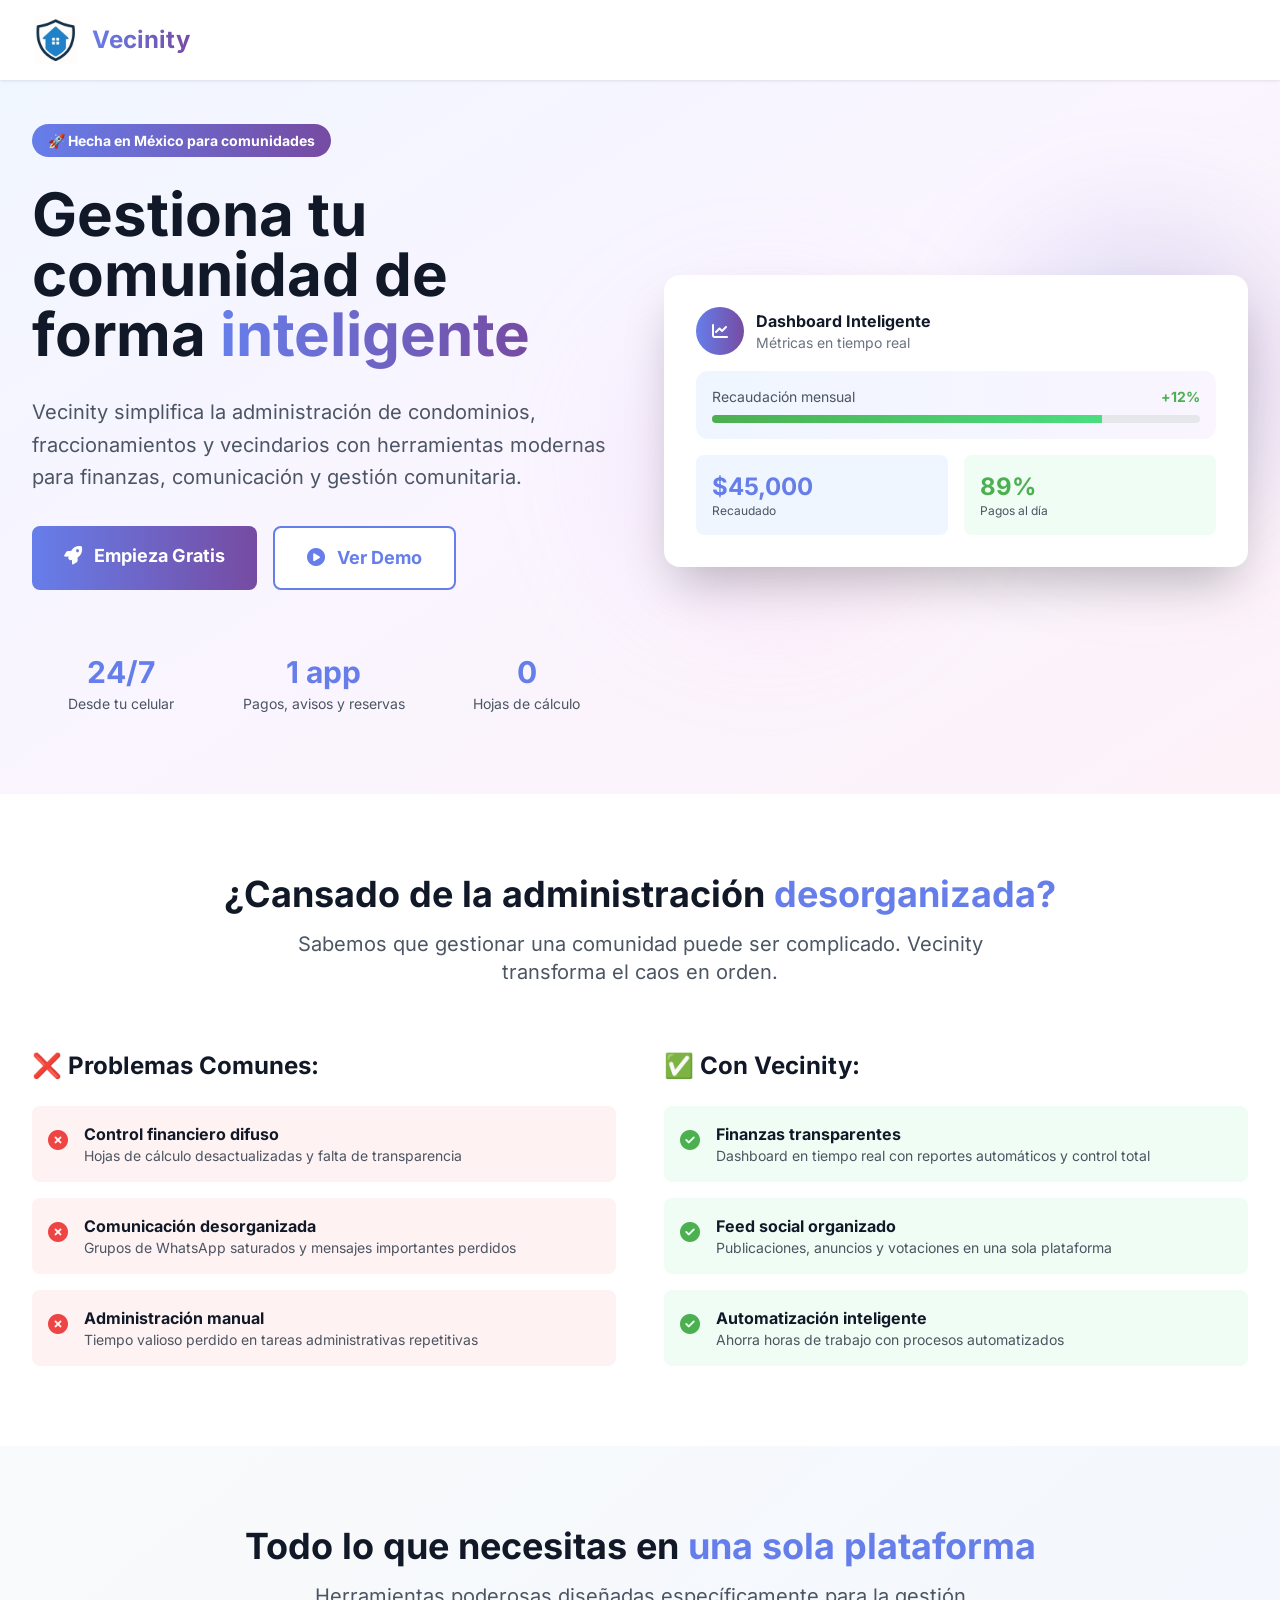
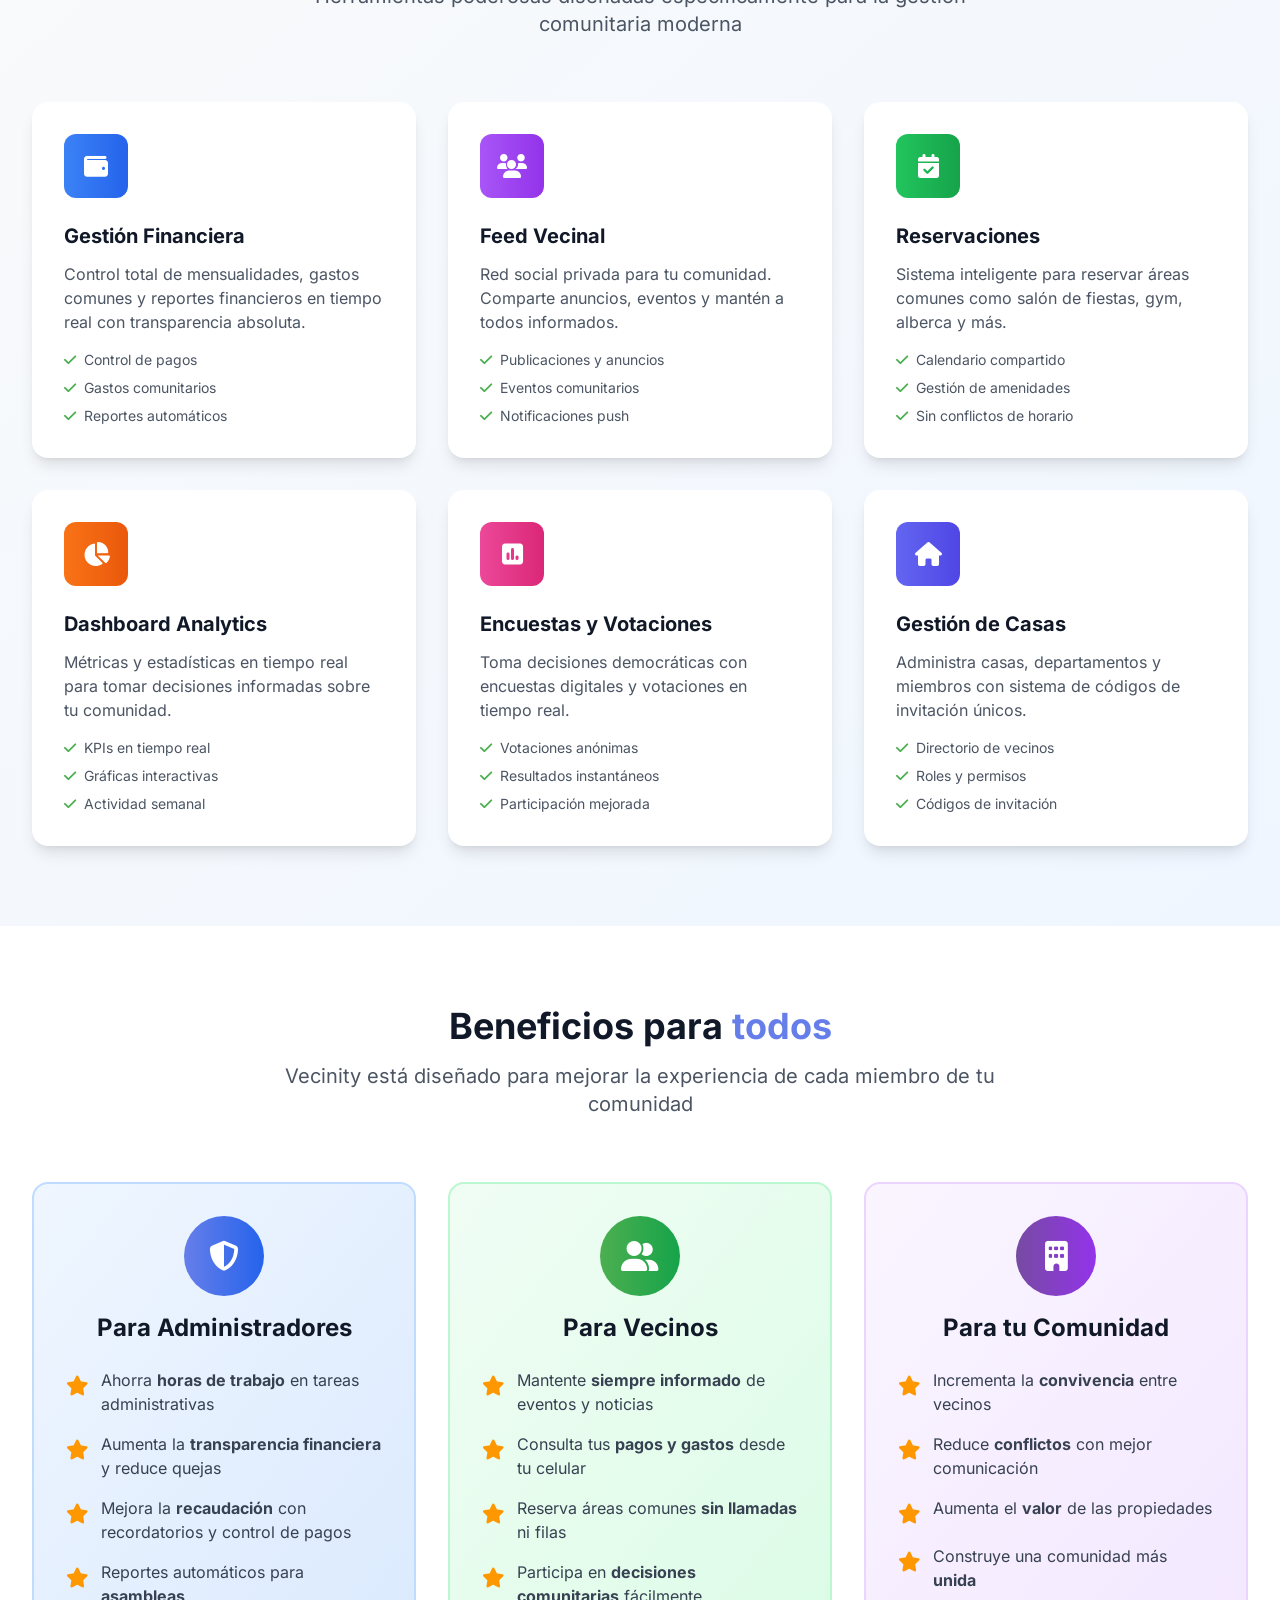
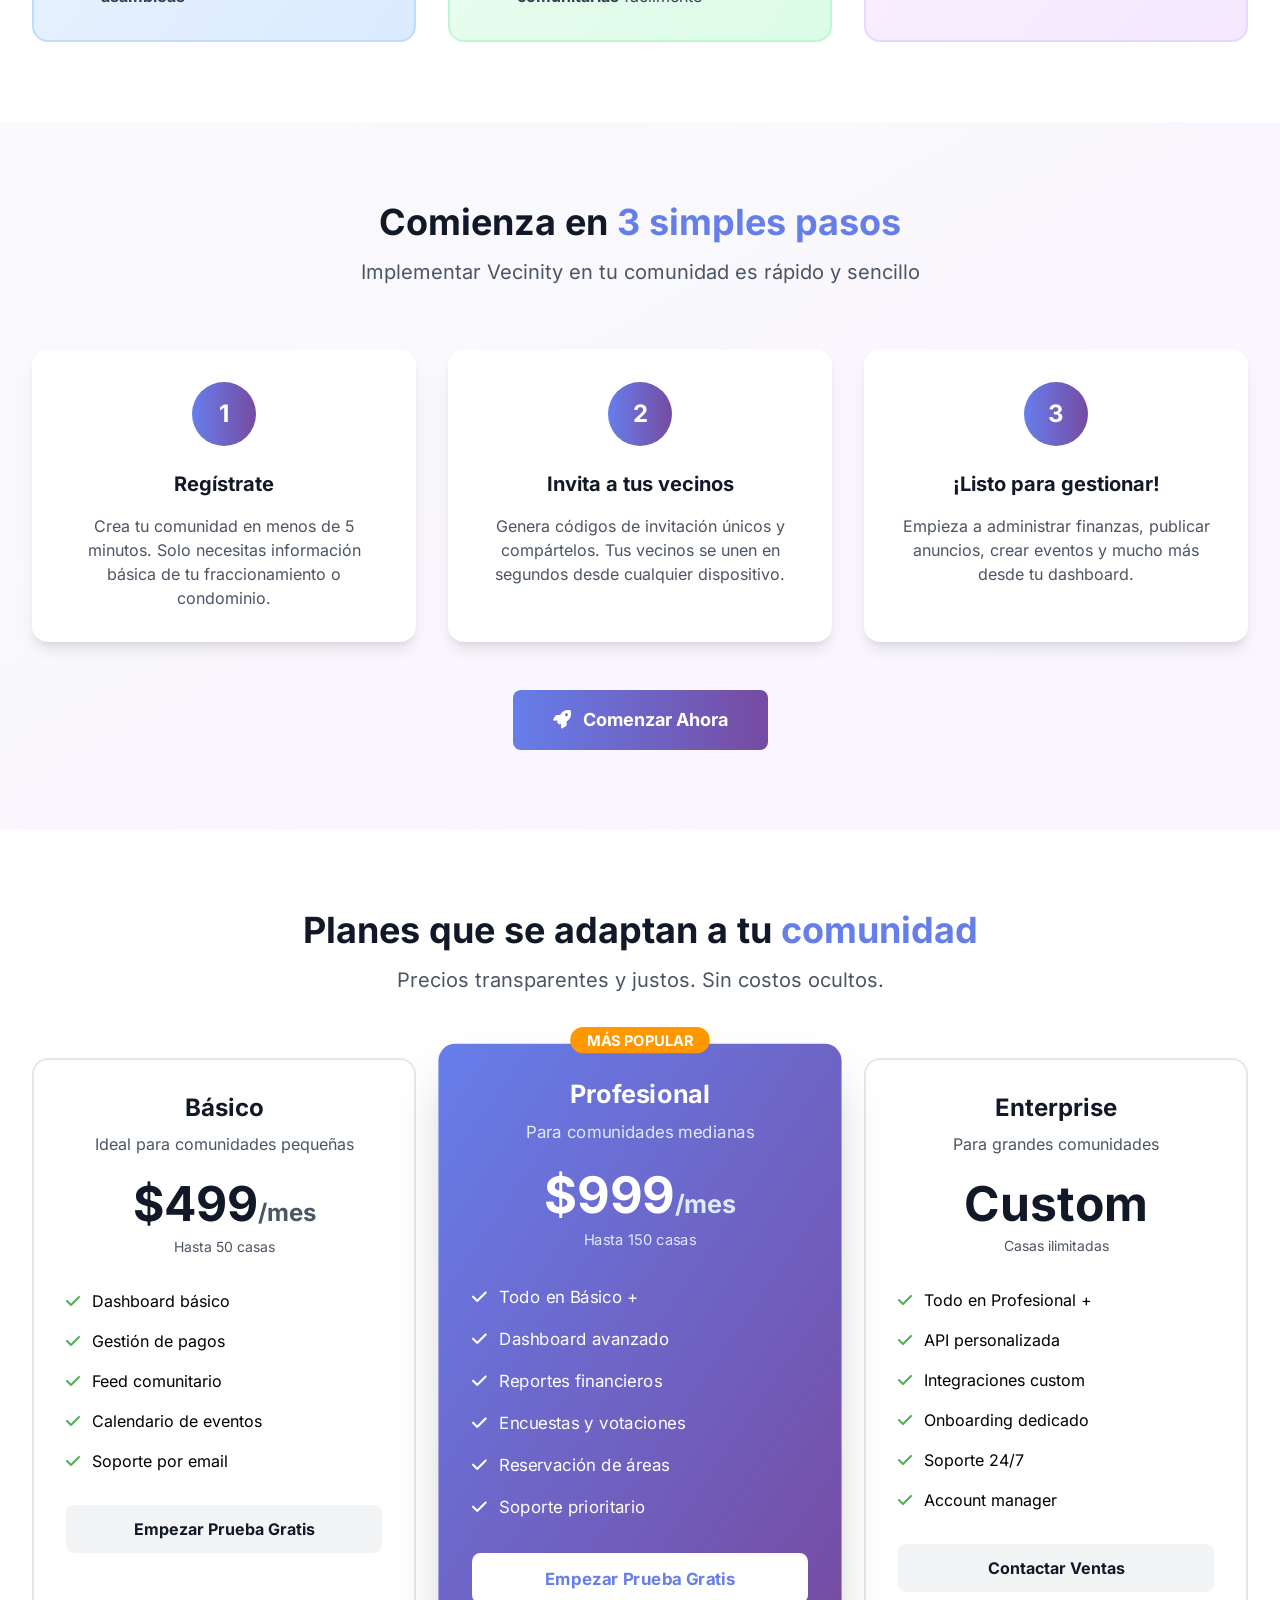
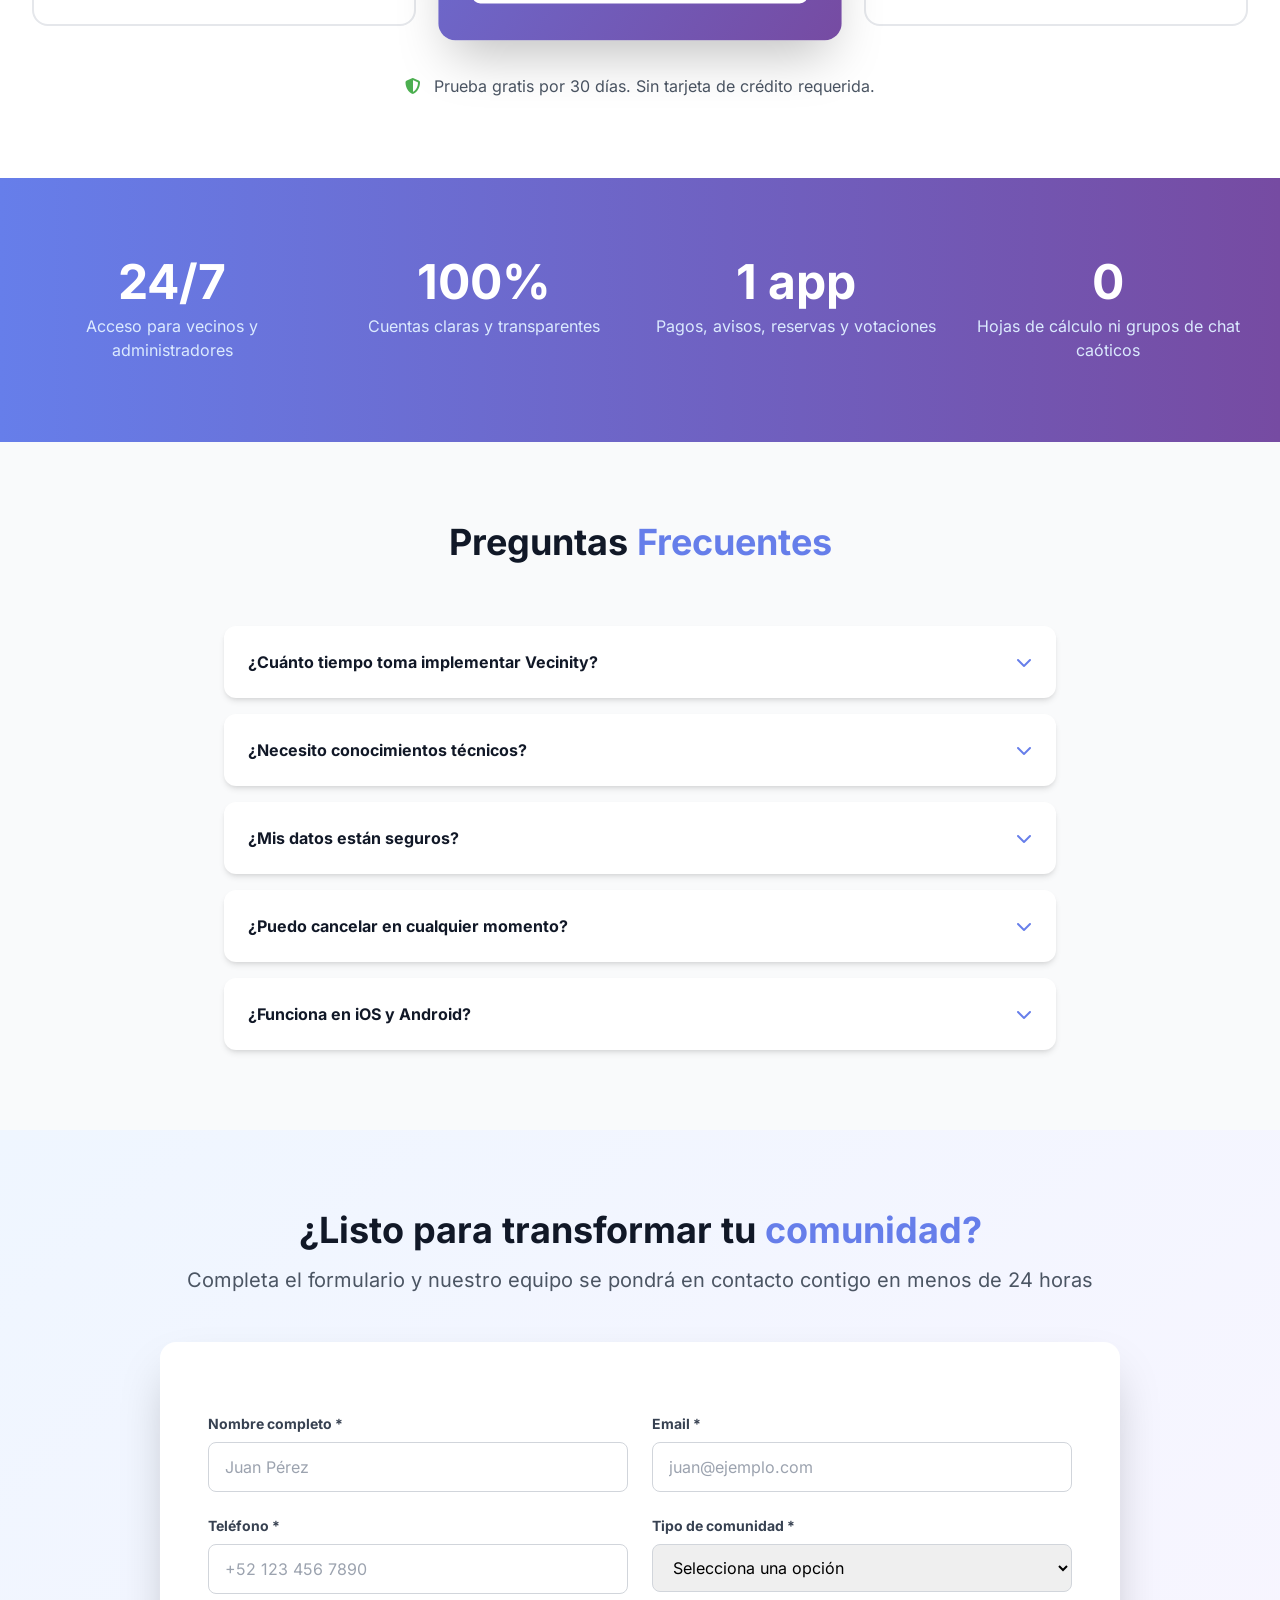
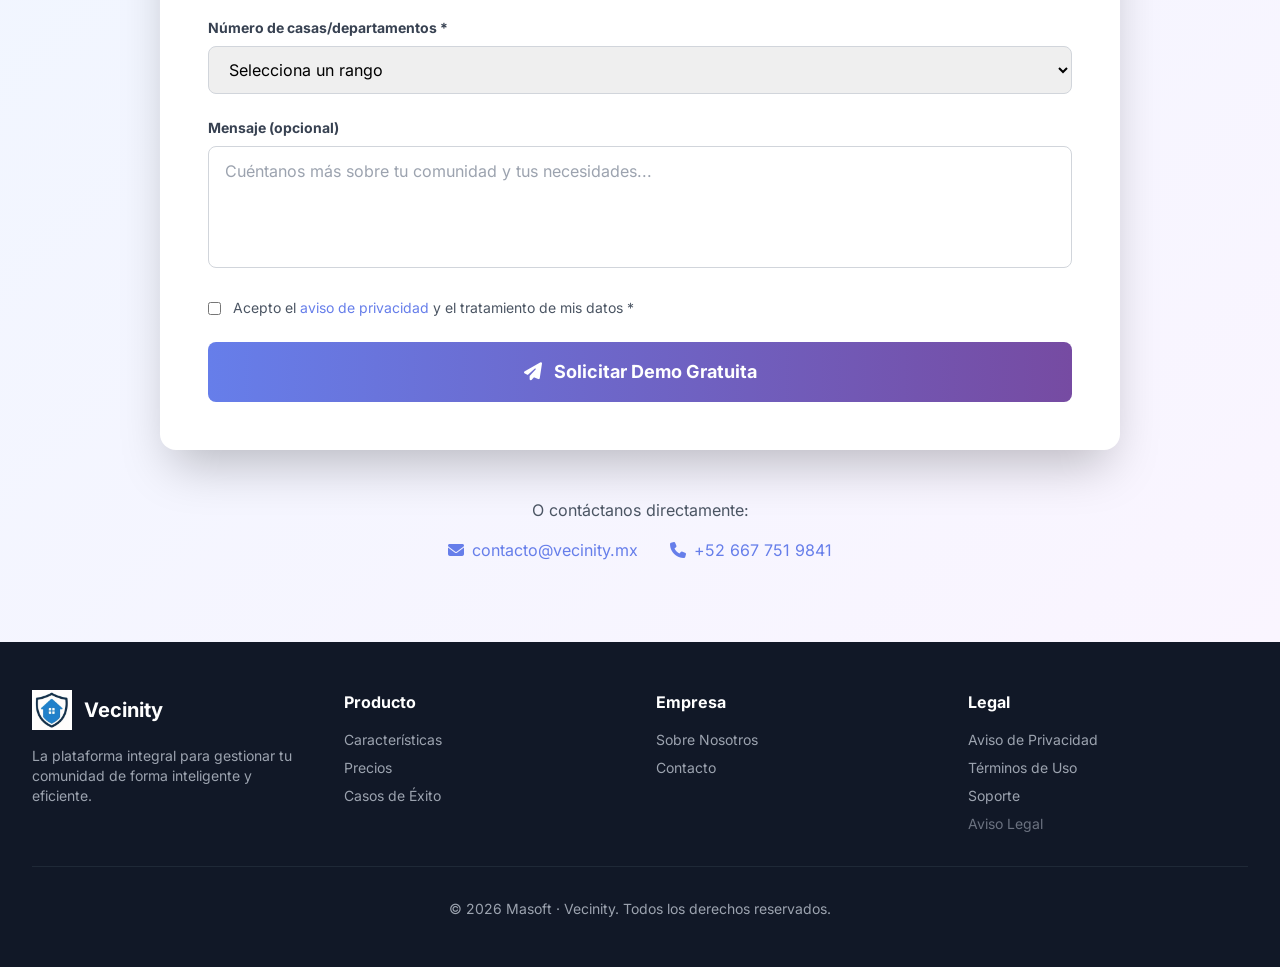
<file: index.html>
<!DOCTYPE html>
<html lang="es-MX" dir="ltr">
  <head>
    <meta charset="UTF-8" />
    <meta name="viewport" content="width=device-width, initial-scale=1.0" />
    <meta http-equiv="Content-Language" content="es-MX" />

    <!-- Primary Meta Tags -->
    <title>
      Vecinity - Gestión Inteligente de Comunidades | Administra tu Condominio o
      Fraccionamiento
    </title>
    <meta
      name="title"
      content="Vecinity - Gestión Inteligente de Comunidades | Administra tu Condominio o Fraccionamiento"
    />
    <meta
      name="description"
      content="Transforma la gestión de tu comunidad con Vecinity. Controla finanzas, pagos, gastos y comunicación en tiempo real. Ideal para condominios, fraccionamientos y vecindarios en México. Prueba gratis 30 días."
    />
    <meta
      name="keywords"
      content="gestión de comunidades, administración de condominios, fraccionamientos, vecindario digital, pagos comunitarios, transparencia financiera, gestión vecinal, app para condominios, México, software administración condominio"
    />
    <meta name="author" content="Vecinity" />
    <meta
      name="robots"
      content="index, follow, max-image-preview:large, max-snippet:-1, max-video-preview:-1"
    />
    <meta name="language" content="es-MX" />
    <meta name="revisit-after" content="7 days" />
    <meta name="rating" content="General" />

    <!-- Canonical URL -->
    <link rel="canonical" href="https://vecinity.mx/" />

    <!-- Alternate Languages (hreflang) -->
    <link rel="alternate" hreflang="es-MX" href="https://vecinity.mx/" />
    <link rel="alternate" hreflang="es" href="https://vecinity.mx/" />
    <link rel="alternate" hreflang="x-default" href="https://vecinity.mx/" />

    <!-- Open Graph / Facebook -->
    <meta property="og:type" content="website" />
    <meta property="og:url" content="https://vecinity.mx/" />
    <meta
      property="og:title"
      content="Vecinity - Gestión Inteligente de Comunidades"
    />
    <meta
      property="og:description"
      content="La plataforma integral para gestionar tu comunidad de forma fácil, transparente y eficiente. Administra finanzas, comunicación y eventos en un solo lugar."
    />
    <meta
      property="og:image"
      content="https://vecinity.mx/assets/images/android-chrome-512x512.png"
    />
    <meta property="og:image:width" content="512" />
    <meta property="og:image:height" content="512" />
    <meta property="og:locale" content="es_MX" />
    <meta property="og:site_name" content="Vecinity" />

    <!-- Twitter Card -->
    <meta name="twitter:card" content="summary_large_image" />
    <meta name="twitter:url" content="https://vecinity.mx/" />
    <meta
      name="twitter:title"
      content="Vecinity - Gestión Inteligente de Comunidades"
    />
    <meta
      name="twitter:description"
      content="La plataforma integral para gestionar tu comunidad de forma fácil, transparente y eficiente."
    />
    <meta
      name="twitter:image"
      content="https://vecinity.mx/assets/images/android-chrome-512x512.png"
    />
    <meta name="twitter:creator" content="@vecinity" />
    <meta name="twitter:site" content="@vecinity" />

    <!-- Favicons -->
    <link rel="icon" type="image/x-icon" href="/favicon.ico" />
    <link
      rel="icon"
      type="image/png"
      sizes="16x16"
      href="/assets/images/favicon-16x16.png"
    />
    <link
      rel="icon"
      type="image/png"
      sizes="32x32"
      href="/assets/images/favicon-32x32.png"
    />
    <link
      rel="apple-touch-icon"
      sizes="180x180"
      href="/assets/images/apple-touch-icon.png"
    />
    <link
      rel="icon"
      type="image/png"
      sizes="192x192"
      href="/assets/images/android-chrome-192x192.png"
    />
    <link
      rel="icon"
      type="image/png"
      sizes="512x512"
      href="/assets/images/android-chrome-512x512.png"
    />

    <!-- Web App Manifest -->
    <link rel="manifest" href="/manifest.json" />

    <!-- Microsoft Tiles -->
    <meta name="msapplication-TileColor" content="#667EEA" />
    <meta name="msapplication-config" content="/browserconfig.xml" />

    <!-- Theme Color -->
    <meta name="theme-color" content="#667EEA" />
    <meta name="msapplication-navbutton-color" content="#667EEA" />
    <meta name="apple-mobile-web-app-status-bar-style" content="#667EEA" />

    <!-- Apple Mobile Web App -->
    <meta name="apple-mobile-web-app-capable" content="yes" />
    <meta name="apple-mobile-web-app-title" content="Vecinity" />
    <meta
      name="apple-mobile-web-app-status-bar-style"
      content="black-translucent"
    />

    <!-- Additional SEO -->
    <meta name="format-detection" content="telephone=no" />
    <meta name="geo.region" content="MX" />
    <meta name="geo.placename" content="México" />

    <!-- Preload Critical Assets -->
    <link
      rel="preload"
      href="assets/images/logo.webp"
      as="image"
      type="image/webp"
      fetchpriority="high"
    />
    <link
      rel="preload"
      href="fonts/inter-400.ttf"
      as="font"
      type="font/ttf"
      crossorigin
    />
    <link
      rel="preload"
      href="fonts/inter-700.ttf"
      as="font"
      type="font/ttf"
      crossorigin
    />
    <link
      rel="preload"
      href="fonts/fontawesome/webfonts/fa-solid-900.woff2"
      as="font"
      type="font/woff2"
      crossorigin
    />

    <!-- Inter Font - Inline Critical with optional display -->
    <style>
      @font-face {
        font-family: "Inter";
        font-style: normal;
        font-weight: 400;
        font-display: optional;
        src: url("fonts/inter-400.ttf") format("truetype");
      }
      @font-face {
        font-family: "Inter";
        font-style: normal;
        font-weight: 700;
        font-display: optional;
        src: url("fonts/inter-700.ttf") format("truetype");
      }
    </style>

    <!-- Font Awesome Subset - Solo iconos usados (deferred) -->
    <link
      rel="stylesheet"
      href="fonts/fontawesome-subset.css"
      media="print"
      onload="this.media='all'"
    />
    <noscript
      ><link rel="stylesheet" href="fonts/fontawesome-subset.css"
    /></noscript>

    <!-- Critical CSS Inline - Expanded -->
    <style>
      /* Critical Above-the-fold CSS */
      *,
      ::before,
      ::after {
        box-sizing: border-box;
        border-width: 0;
        border-style: solid;
        border-color: #e5e7eb;
      }
      body {
        font-family: Inter, -apple-system, BlinkMacSystemFont, "Segoe UI",
          Roboto, sans-serif;
        margin: 0;
        padding: 0;
        -webkit-font-smoothing: antialiased;
        line-height: 1.5;
      }
      h1,
      h2,
      h3,
      h4,
      h5,
      h6 {
        font-size: inherit;
        font-weight: inherit;
        margin: 0;
      }
      p {
        margin: 0;
      }
      a {
        color: inherit;
        text-decoration: none;
      }
      button {
        background-color: transparent;
        background-image: none;
        padding: 0;
        cursor: pointer;
      }
      img {
        display: block;
        max-width: 100%;
      }
      /* Navbar */
      #navbar {
        position: fixed;
        width: 100%;
        top: 0;
        z-index: 50;
        background: rgba(255, 255, 255, 0.95);
        backdrop-filter: blur(12px);
        box-shadow: 0 1px 3px rgba(0, 0, 0, 0.1);
      }
      /* Hero */
      .hero-section {
        padding-top: 8rem;
        padding-bottom: 5rem;
        background: linear-gradient(
          to bottom right,
          rgb(239 246 255),
          rgb(250 245 255),
          rgb(253 242 248)
        );
        overflow: hidden;
      }
      /* Layout */
      .max-w-7xl {
        max-width: 80rem;
        margin-left: auto;
        margin-right: auto;
      }
      .px-4 {
        padding-left: 1rem;
        padding-right: 1rem;
      }
      .py-4 {
        padding-top: 1rem;
        padding-bottom: 1rem;
      }
      .h-20 {
        height: 5rem;
      }
      .w-12 {
        width: 3rem;
      }
      .h-12 {
        height: 3rem;
      }
      .space-y-8 > :not([hidden]) ~ :not([hidden]) {
        margin-top: 2rem;
      }
      .gap-12 {
        gap: 3rem;
      }
      .mb-4 {
        margin-bottom: 1rem;
      }
      .leading-tight {
        line-height: 1.25;
      }
      .leading-relaxed {
        line-height: 1.625;
      }
      /* Typography */
      .text-2xl {
        font-size: 1.5rem;
        line-height: 2rem;
      }
      .text-5xl {
        font-size: 3rem;
        line-height: 1;
      }
      .text-6xl {
        font-size: 3.75rem;
        line-height: 1;
      }
      .text-xl {
        font-size: 1.25rem;
        line-height: 1.75rem;
      }
      .text-sm {
        font-size: 0.875rem;
        line-height: 1.25rem;
      }
      .text-3xl {
        font-size: 1.875rem;
        line-height: 2.25rem;
      }
      .font-bold {
        font-weight: 700;
      }
      .font-semibold {
        font-weight: 600;
      }
      .font-medium {
        font-weight: 500;
      }
      /* Colors */
      .text-gray-900 {
        color: rgb(17 24 39);
      }
      .text-gray-700 {
        color: rgb(55 65 81);
      }
      .text-gray-600 {
        color: rgb(75 85 99);
      }
      .text-white {
        color: rgb(255 255 255);
      }
      .text-primary {
        color: rgb(102 126 234);
      }
      .bg-white {
        background-color: rgb(255 255 255);
      }
      .bg-gradient-to-r {
        background-image: linear-gradient(to right, var(--tw-gradient-stops));
      }
      .from-primary {
        --tw-gradient-from: rgb(102 126 234);
        --tw-gradient-to: rgba(102, 126, 234, 0);
        --tw-gradient-stops: var(--tw-gradient-from), var(--tw-gradient-to);
      }
      .to-secondary {
        --tw-gradient-to: rgb(118 75 162);
      }
      .bg-clip-text {
        -webkit-background-clip: text;
        background-clip: text;
      }
      .text-transparent {
        color: transparent;
      }
      /* Layout utilities */
      .hidden {
        display: none !important;
      }
      .flex {
        display: flex;
      }
      .inline-block {
        display: inline-block;
      }
      .grid {
        display: grid;
      }
      .items-center {
        align-items: center;
      }
      .justify-between {
        justify-content: space-between;
      }
      .space-x-3 > :not([hidden]) ~ :not([hidden]) {
        margin-left: 0.75rem;
      }
      .space-x-8 > :not([hidden]) ~ :not([hidden]) {
        margin-left: 2rem;
      }
      .rounded-lg {
        border-radius: 0.5rem;
      }
      .rounded-full {
        border-radius: 9999px;
      }
      .px-6 {
        padding-left: 1.5rem;
        padding-right: 1.5rem;
      }
      .px-8 {
        padding-left: 2rem;
        padding-right: 2rem;
      }
      .py-2 {
        padding-top: 0.5rem;
        padding-bottom: 0.5rem;
      }
      .py-2\.5 {
        padding-top: 0.625rem;
        padding-bottom: 0.625rem;
      }
      .pt-32 {
        padding-top: 8rem;
      }
      .pb-20 {
        padding-bottom: 5rem;
      }
      .bg-gradient-to-br {
        background-image: linear-gradient(
          to bottom right,
          var(--tw-gradient-stops)
        );
      }
      .from-blue-50 {
        --tw-gradient-from: rgb(239 246 255);
        --tw-gradient-to: rgba(239, 246, 255, 0);
        --tw-gradient-stops: var(--tw-gradient-from), var(--tw-gradient-to);
      }
      .via-purple-50 {
        --tw-gradient-to: rgba(250, 245, 255, 0);
        --tw-gradient-stops: var(--tw-gradient-from), rgb(250 245 255),
          var(--tw-gradient-to);
      }
      .to-pink-50 {
        --tw-gradient-to: rgb(253 242 248);
      }
      .overflow-hidden {
        overflow: hidden;
      }
      .lg\:text-6xl {
        font-size: 3.75rem;
        line-height: 1;
      }
      .shadow-lg {
        box-shadow: 0 10px 15px -3px rgba(0, 0, 0, 0.1),
          0 4px 6px -4px rgba(0, 0, 0, 0.1);
      }
      .transition-all {
        transition-property: all;
        transition-timing-function: cubic-bezier(0.4, 0, 0.2, 1);
        transition-duration: 0.15s;
      }
      .transition-colors {
        transition-property: color, background-color, border-color;
        transition-timing-function: cubic-bezier(0.4, 0, 0.2, 1);
        transition-duration: 0.15s;
      }
      .duration-300 {
        transition-duration: 0.3s;
      }
      /* Hover states */
      .hover\:text-primary:hover {
        color: rgb(102 126 234);
      }
      .hover\:shadow-lg:hover {
        box-shadow: 0 10px 15px -3px rgba(0, 0, 0, 0.1),
          0 4px 6px -4px rgba(0, 0, 0, 0.1);
      }
      .hover\:-translate-y-0\.5:hover {
        transform: translateY(-0.125rem);
      }
      /* Mobile */
      @media (max-width: 768px) {
        .hero-section {
          padding-top: 6rem;
        }
        .md\:hidden {
          display: none;
        }
      }
      @media (min-width: 768px) {
        .md\:flex {
          display: flex;
        }
        .lg\:grid-cols-2 {
          grid-template-columns: repeat(2, minmax(0, 1fr));
        }
      }
      /* Smooth scrolling */
      html {
        scroll-behavior: smooth;
      }
      /* Spinner */
      .spinner {
        border: 3px solid rgba(102, 126, 234, 0.1);
        border-top: 3px solid #667eea;
        border-radius: 50%;
        width: 24px;
        height: 24px;
        animation: spin 1s linear infinite;
        display: inline-block;
      }
      @keyframes spin {
        0% {
          transform: rotate(0deg);
        }
        100% {
          transform: rotate(360deg);
        }
      }
      /* Page Loader - No layout shift */
      #page-loader {
        position: fixed;
        top: 0;
        left: 0;
        width: 100%;
        height: 100%;
        background: linear-gradient(135deg, #667eea 0%, #764ba2 100%);
        display: flex;
        flex-direction: column;
        align-items: center;
        justify-content: center;
        z-index: 9999;
        pointer-events: none;
        transition: opacity 0.3s ease;
        opacity: 1;
      }
      #page-loader.loaded {
        opacity: 0;
      }
      body:not(.page-loaded) #page-loader {
        pointer-events: all;
      }
      .loader-spinner {
        width: 60px;
        height: 60px;
        border: 4px solid rgba(255, 255, 255, 0.2);
        border-top: 4px solid #fff;
        border-radius: 50%;
        animation: spin 0.8s linear infinite;
      }
      .loader-text {
        color: #fff;
        font-size: 1.25rem;
        font-weight: 600;
        margin-top: 1.5rem;
        animation: pulse 1.5s ease-in-out infinite;
      }
      @keyframes pulse {
        0%,
        100% {
          opacity: 1;
        }
        50% {
          opacity: 0.6;
        }
      }
      /* LCP and CLS optimizations */
      .hero-section {
        contain: layout style;
      }
      .hero-section h1 {
        will-change: auto;
      }
      /* Prevent grid layout shifts */
      .grid {
        will-change: auto;
      }
      /* Early font rendering */
      body {
        text-rendering: optimizeSpeed;
      }
    </style>

    <!-- Tailwind CSS - Local optimizado (deferred) -->
    <link
      rel="stylesheet"
      href="tailwind-generated.css"
      media="print"
      onload="this.media='all'"
    />
    <noscript><link rel="stylesheet" href="tailwind-generated.css" /></noscript>

    <!-- Custom CSS - Minified (deferred) -->
    <link
      rel="stylesheet"
      href="styles.min.css"
      media="print"
      onload="this.media='all'"
    />
    <noscript><link rel="stylesheet" href="styles.min.css" /></noscript>
  </head>
  <body class="font-sans antialiased">
    <!-- Page Loader -->
    <div id="page-loader">
      <div class="loader-spinner"></div>
      <div class="loader-text">Cargando Vecinity...</div>
    </div>

    <!-- Navigation -->
    <nav
      class="fixed w-full bg-white/95 backdrop-blur-md shadow-sm z-50 transition-all duration-300"
      id="navbar"
    >
      <div class="max-w-7xl mx-auto px-4 sm:px-6 lg:px-8">
        <div class="flex justify-between items-center h-20">
          <!-- Logo -->
          <div class="flex items-center">
            <a href="#inicio" class="flex items-center space-x-3">
              <picture>
                <source
                  type="image/webp"
                  media="(max-width: 768px)"
                  srcset="assets/images/logo-96.webp"
                  width="48"
                  height="48"
                />
                <source
                  media="(max-width: 768px)"
                  srcset="assets/images/logo-96.png"
                  width="48"
                  height="48"
                />
                <source
                  type="image/webp"
                  srcset="assets/images/logo.webp"
                  width="48"
                  height="48"
                />
                <img
                  src="assets/images/logo.png"
                  alt="Vecinity Logo"
                  class="w-12 h-12"
                  width="48"
                  height="48"
                  loading="eager"
                  fetchpriority="high"
                />
              </picture>
              <span
                class="text-2xl font-bold bg-gradient-to-r from-primary to-secondary bg-clip-text text-transparent"
                >Vecinity</span
              >
            </a>
          </div>

          <!-- Desktop Menu -->
          <div class="hidden md:flex items-center space-x-8">
            <a
              href="#inicio"
              class="text-gray-700 hover:text-primary transition-colors font-medium"
              >Inicio</a
            >
            <a
              href="#caracteristicas"
              class="text-gray-700 hover:text-primary transition-colors font-medium"
              >Características</a
            >
            <a
              href="#beneficios"
              class="text-gray-700 hover:text-primary transition-colors font-medium"
              >Beneficios</a
            >
            <a
              href="#planes"
              class="text-gray-700 hover:text-primary transition-colors font-medium"
              >Planes</a
            >
            <a
              href="#contacto"
              class="text-gray-700 hover:text-primary transition-colors font-medium"
              >Contacto</a
            >
            <a
              href="#contacto"
              class="bg-gradient-to-r from-primary to-secondary text-white px-6 py-2.5 rounded-lg font-semibold hover:shadow-lg transition-all duration-300 transform hover:-translate-y-0.5"
            >
              Solicita Demo
            </a>
          </div>

          <!-- Mobile Menu Button -->
          <button
            class="md:hidden text-gray-700"
            id="mobile-menu-button"
            aria-label="Abrir menú de navegación"
            aria-expanded="false"
          >
            <i class="fas fa-bars text-2xl"></i>
          </button>
        </div>
      </div>

      <!-- Mobile Menu -->
      <div class="hidden md:hidden bg-white border-t" id="mobile-menu">
        <div class="px-4 py-4 space-y-3">
          <a
            href="#inicio"
            class="block text-gray-700 hover:text-primary transition-colors font-medium py-2"
            >Inicio</a
          >
          <a
            href="#caracteristicas"
            class="block text-gray-700 hover:text-primary transition-colors font-medium py-2"
            >Características</a
          >
          <a
            href="#beneficios"
            class="block text-gray-700 hover:text-primary transition-colors font-medium py-2"
            >Beneficios</a
          >
          <a
            href="#planes"
            class="block text-gray-700 hover:text-primary transition-colors font-medium py-2"
            >Planes</a
          >
          <a
            href="#contacto"
            class="block text-gray-700 hover:text-primary transition-colors font-medium py-2"
            >Contacto</a
          >
          <a
            href="#contacto"
            class="block bg-gradient-to-r from-primary to-secondary text-white px-6 py-3 rounded-lg font-semibold text-center"
          >
            Solicita Demo
          </a>
        </div>
      </div>
    </nav>

    <main>
      <!-- Hero Section -->
      <section
        id="inicio"
        class="hero-section pt-32 pb-20 bg-gradient-to-br from-blue-50 via-purple-50 to-pink-50 overflow-hidden"
      >
        <div class="max-w-7xl mx-auto px-4 sm:px-6 lg:px-8">
          <div class="grid lg:grid-cols-2 gap-12 items-center">
            <!-- Left Content -->
            <div class="space-y-8">
              <div class="inline-block">
                <span
                  class="bg-gradient-to-r from-primary to-secondary text-white px-4 py-2 rounded-full text-sm font-semibold"
                >
                  🚀 Hecha en México para comunidades
                </span>
              </div>

              <h1
                class="text-5xl lg:text-6xl font-bold text-gray-900 leading-tight"
              >
                Gestiona tu comunidad de forma
                <span
                  class="bg-gradient-to-r from-primary to-secondary bg-clip-text text-transparent"
                >
                  inteligente</span
                >
              </h1>

              <p class="text-xl text-gray-600 leading-relaxed">
                Vecinity simplifica la administración de condominios,
                fraccionamientos y vecindarios con herramientas modernas para
                finanzas, comunicación y gestión comunitaria.
              </p>

              <!-- CTA Buttons -->
              <div class="flex flex-col sm:flex-row gap-4">
                <a
                  href="#contacto"
                  class="bg-gradient-to-r from-primary to-secondary text-white px-8 py-4 rounded-lg font-semibold text-lg hover:shadow-xl transition-all duration-300 transform hover:-translate-y-1 text-center"
                >
                  <i class="fas fa-rocket mr-2"></i>
                  Empieza Gratis
                </a>
                <a
                  href="#caracteristicas"
                  class="bg-white text-primary border-2 border-primary px-8 py-4 rounded-lg font-semibold text-lg hover:bg-primary hover:text-white transition-all duration-300 text-center"
                >
                  <i class="fas fa-play-circle mr-2"></i>
                  Ver Demo
                </a>
              </div>

              <!-- Stats -->
              <div class="grid grid-cols-3 gap-6 pt-8">
                <div class="text-center">
                  <div class="text-3xl font-bold text-primary">24/7</div>
                  <div class="text-sm text-gray-600 mt-1">Desde tu celular</div>
                </div>
                <div class="text-center">
                  <div class="text-3xl font-bold text-primary">1 app</div>
                  <div class="text-sm text-gray-600 mt-1">Pagos, avisos y reservas</div>
                </div>
                <div class="text-center">
                  <div class="text-3xl font-bold text-primary">0</div>
                  <div class="text-sm text-gray-600 mt-1">Hojas de cálculo</div>
                </div>
              </div>
            </div>

            <!-- Right Content - Mockup -->
            <div class="relative">
              <div
                class="relative z-10 transform hover:scale-105 transition-transform duration-500"
              >
                <div class="bg-white rounded-2xl shadow-2xl p-8">
                  <div class="space-y-4">
                    <div class="flex items-center space-x-3">
                      <div
                        class="w-12 h-12 bg-gradient-to-r from-primary to-secondary rounded-full flex items-center justify-center"
                      >
                        <i class="fas fa-chart-line text-white"></i>
                      </div>
                      <div>
                        <div class="font-semibold text-gray-900">
                          Dashboard Inteligente
                        </div>
                        <div class="text-sm text-gray-500">
                          Métricas en tiempo real
                        </div>
                      </div>
                    </div>
                    <div
                      class="bg-gradient-to-r from-blue-50 to-purple-50 rounded-xl p-4"
                    >
                      <div class="flex justify-between items-center mb-2">
                        <span class="text-sm text-gray-600"
                          >Recaudación mensual</span
                        >
                        <span class="text-sm font-semibold text-success"
                          >+12%</span
                        >
                      </div>
                      <div class="h-2 bg-gray-200 rounded-full overflow-hidden">
                        <div
                          class="h-full bg-gradient-to-r from-success to-green-400 w-4/5"
                        ></div>
                      </div>
                    </div>
                    <div class="grid grid-cols-2 gap-4">
                      <div class="bg-blue-50 rounded-lg p-4">
                        <div class="text-2xl font-bold text-primary">
                          $45,000
                        </div>
                        <div class="text-xs text-gray-600">Recaudado</div>
                      </div>
                      <div class="bg-green-50 rounded-lg p-4">
                        <div class="text-2xl font-bold text-success">89%</div>
                        <div class="text-xs text-gray-600">Pagos al día</div>
                      </div>
                    </div>
                  </div>
                </div>
              </div>
              <!-- Decorative Elements -->
              <div
                class="absolute -top-10 -right-10 w-72 h-72 bg-gradient-to-r from-primary/20 to-secondary/20 rounded-full blur-3xl"
              ></div>
              <div
                class="absolute -bottom-10 -left-10 w-72 h-72 bg-gradient-to-r from-purple-300/20 to-pink-300/20 rounded-full blur-3xl"
              ></div>
            </div>
          </div>
        </div>
      </section>

      <!-- Problem/Solution Section -->
      <section class="py-20 bg-white">
        <div class="max-w-7xl mx-auto px-4 sm:px-6 lg:px-8">
          <div class="text-center mb-16">
            <h2 class="text-4xl font-bold text-gray-900 mb-4">
              ¿Cansado de la administración
              <span class="text-primary">desorganizada?</span>
            </h2>
            <p class="text-xl text-gray-600 max-w-3xl mx-auto">
              Sabemos que gestionar una comunidad puede ser complicado. Vecinity
              transforma el caos en orden.
            </p>
          </div>

          <div class="grid md:grid-cols-2 gap-12 items-center">
            <!-- Problems -->
            <div class="space-y-6">
              <h3 class="text-2xl font-bold text-gray-900 mb-6">
                ❌ Problemas Comunes:
              </h3>
              <div class="space-y-4">
                <div
                  class="flex items-start space-x-4 p-4 bg-red-50 rounded-lg"
                >
                  <i class="fas fa-times-circle text-red-500 text-xl mt-1"></i>
                  <div>
                    <h4 class="font-semibold text-gray-900">
                      Control financiero difuso
                    </h4>
                    <p class="text-gray-600 text-sm">
                      Hojas de cálculo desactualizadas y falta de transparencia
                    </p>
                  </div>
                </div>
                <div
                  class="flex items-start space-x-4 p-4 bg-red-50 rounded-lg"
                >
                  <i class="fas fa-times-circle text-red-500 text-xl mt-1"></i>
                  <div>
                    <h4 class="font-semibold text-gray-900">
                      Comunicación desorganizada
                    </h4>
                    <p class="text-gray-600 text-sm">
                      Grupos de WhatsApp saturados y mensajes importantes
                      perdidos
                    </p>
                  </div>
                </div>
                <div
                  class="flex items-start space-x-4 p-4 bg-red-50 rounded-lg"
                >
                  <i class="fas fa-times-circle text-red-500 text-xl mt-1"></i>
                  <div>
                    <h4 class="font-semibold text-gray-900">
                      Administración manual
                    </h4>
                    <p class="text-gray-600 text-sm">
                      Tiempo valioso perdido en tareas administrativas
                      repetitivas
                    </p>
                  </div>
                </div>
              </div>
            </div>

            <!-- Solutions -->
            <div class="space-y-6">
              <h3 class="text-2xl font-bold text-gray-900 mb-6">
                ✅ Con Vecinity:
              </h3>
              <div class="space-y-4">
                <div
                  class="flex items-start space-x-4 p-4 bg-green-50 rounded-lg"
                >
                  <i class="fas fa-check-circle text-success text-xl mt-1"></i>
                  <div>
                    <h4 class="font-semibold text-gray-900">
                      Finanzas transparentes
                    </h4>
                    <p class="text-gray-600 text-sm">
                      Dashboard en tiempo real con reportes automáticos y
                      control total
                    </p>
                  </div>
                </div>
                <div
                  class="flex items-start space-x-4 p-4 bg-green-50 rounded-lg"
                >
                  <i class="fas fa-check-circle text-success text-xl mt-1"></i>
                  <div>
                    <h4 class="font-semibold text-gray-900">
                      Feed social organizado
                    </h4>
                    <p class="text-gray-600 text-sm">
                      Publicaciones, anuncios y votaciones en una sola
                      plataforma
                    </p>
                  </div>
                </div>
                <div
                  class="flex items-start space-x-4 p-4 bg-green-50 rounded-lg"
                >
                  <i class="fas fa-check-circle text-success text-xl mt-1"></i>
                  <div>
                    <h4 class="font-semibold text-gray-900">
                      Automatización inteligente
                    </h4>
                    <p class="text-gray-600 text-sm">
                      Ahorra horas de trabajo con procesos automatizados
                    </p>
                  </div>
                </div>
              </div>
            </div>
          </div>
        </div>
      </section>

      <!-- Features Section -->
      <section
        id="caracteristicas"
        class="py-20 bg-gradient-to-br from-gray-50 to-blue-50"
      >
        <div class="max-w-7xl mx-auto px-4 sm:px-6 lg:px-8">
          <div class="text-center mb-16">
            <h2 class="text-4xl font-bold text-gray-900 mb-4">
              Todo lo que necesitas en
              <span class="text-primary">una sola plataforma</span>
            </h2>
            <p class="text-xl text-gray-600 max-w-3xl mx-auto">
              Herramientas poderosas diseñadas específicamente para la gestión
              comunitaria moderna
            </p>
          </div>

          <div class="grid md:grid-cols-2 lg:grid-cols-3 gap-8">
            <!-- Feature 1 -->
            <div
              class="bg-white rounded-2xl p-8 shadow-lg hover:shadow-2xl transition-all duration-300 transform hover:-translate-y-2"
            >
              <div
                class="w-16 h-16 bg-gradient-to-r from-blue-500 to-blue-600 rounded-xl flex items-center justify-center mb-6"
              >
                <i class="fas fa-wallet text-white text-2xl"></i>
              </div>
              <h3 class="text-xl font-bold text-gray-900 mb-3">
                Gestión Financiera
              </h3>
              <p class="text-gray-600 mb-4">
                Control total de mensualidades, gastos comunes y reportes
                financieros en tiempo real con transparencia absoluta.
              </p>
              <ul class="space-y-2 text-sm text-gray-600">
                <li class="flex items-center">
                  <i class="fas fa-check text-success mr-2"></i> Control de
                  pagos
                </li>
                <li class="flex items-center">
                  <i class="fas fa-check text-success mr-2"></i> Gastos
                  comunitarios
                </li>
                <li class="flex items-center">
                  <i class="fas fa-check text-success mr-2"></i> Reportes
                  automáticos
                </li>
              </ul>
            </div>

            <!-- Feature 2 -->
            <div
              class="bg-white rounded-2xl p-8 shadow-lg hover:shadow-2xl transition-all duration-300 transform hover:-translate-y-2"
            >
              <div
                class="w-16 h-16 bg-gradient-to-r from-purple-500 to-purple-600 rounded-xl flex items-center justify-center mb-6"
              >
                <i class="fas fa-users text-white text-2xl"></i>
              </div>
              <h3 class="text-xl font-bold text-gray-900 mb-3">Feed Vecinal</h3>
              <p class="text-gray-600 mb-4">
                Red social privada para tu comunidad. Comparte anuncios, eventos
                y mantén a todos informados.
              </p>
              <ul class="space-y-2 text-sm text-gray-600">
                <li class="flex items-center">
                  <i class="fas fa-check text-success mr-2"></i> Publicaciones y
                  anuncios
                </li>
                <li class="flex items-center">
                  <i class="fas fa-check text-success mr-2"></i> Eventos
                  comunitarios
                </li>
                <li class="flex items-center">
                  <i class="fas fa-check text-success mr-2"></i> Notificaciones
                  push
                </li>
              </ul>
            </div>

            <!-- Feature 3 -->
            <div
              class="bg-white rounded-2xl p-8 shadow-lg hover:shadow-2xl transition-all duration-300 transform hover:-translate-y-2"
            >
              <div
                class="w-16 h-16 bg-gradient-to-r from-green-500 to-green-600 rounded-xl flex items-center justify-center mb-6"
              >
                <i class="fas fa-calendar-check text-white text-2xl"></i>
              </div>
              <h3 class="text-xl font-bold text-gray-900 mb-3">
                Reservaciones
              </h3>
              <p class="text-gray-600 mb-4">
                Sistema inteligente para reservar áreas comunes como salón de
                fiestas, gym, alberca y más.
              </p>
              <ul class="space-y-2 text-sm text-gray-600">
                <li class="flex items-center">
                  <i class="fas fa-check text-success mr-2"></i> Calendario
                  compartido
                </li>
                <li class="flex items-center">
                  <i class="fas fa-check text-success mr-2"></i> Gestión de
                  amenidades
                </li>
                <li class="flex items-center">
                  <i class="fas fa-check text-success mr-2"></i> Sin conflictos
                  de horario
                </li>
              </ul>
            </div>

            <!-- Feature 4 -->
            <div
              class="bg-white rounded-2xl p-8 shadow-lg hover:shadow-2xl transition-all duration-300 transform hover:-translate-y-2"
            >
              <div
                class="w-16 h-16 bg-gradient-to-r from-orange-500 to-orange-600 rounded-xl flex items-center justify-center mb-6"
              >
                <i class="fas fa-chart-pie text-white text-2xl"></i>
              </div>
              <h3 class="text-xl font-bold text-gray-900 mb-3">
                Dashboard Analytics
              </h3>
              <p class="text-gray-600 mb-4">
                Métricas y estadísticas en tiempo real para tomar decisiones
                informadas sobre tu comunidad.
              </p>
              <ul class="space-y-2 text-sm text-gray-600">
                <li class="flex items-center">
                  <i class="fas fa-check text-success mr-2"></i> KPIs en tiempo
                  real
                </li>
                <li class="flex items-center">
                  <i class="fas fa-check text-success mr-2"></i> Gráficas
                  interactivas
                </li>
                <li class="flex items-center">
                  <i class="fas fa-check text-success mr-2"></i> Actividad
                  semanal
                </li>
              </ul>
            </div>

            <!-- Feature 5 -->
            <div
              class="bg-white rounded-2xl p-8 shadow-lg hover:shadow-2xl transition-all duration-300 transform hover:-translate-y-2"
            >
              <div
                class="w-16 h-16 bg-gradient-to-r from-pink-500 to-pink-600 rounded-xl flex items-center justify-center mb-6"
              >
                <i class="fas fa-poll text-white text-2xl"></i>
              </div>
              <h3 class="text-xl font-bold text-gray-900 mb-3">
                Encuestas y Votaciones
              </h3>
              <p class="text-gray-600 mb-4">
                Toma decisiones democráticas con encuestas digitales y
                votaciones en tiempo real.
              </p>
              <ul class="space-y-2 text-sm text-gray-600">
                <li class="flex items-center">
                  <i class="fas fa-check text-success mr-2"></i> Votaciones
                  anónimas
                </li>
                <li class="flex items-center">
                  <i class="fas fa-check text-success mr-2"></i> Resultados
                  instantáneos
                </li>
                <li class="flex items-center">
                  <i class="fas fa-check text-success mr-2"></i> Participación
                  mejorada
                </li>
              </ul>
            </div>

            <!-- Feature 6 -->
            <div
              class="bg-white rounded-2xl p-8 shadow-lg hover:shadow-2xl transition-all duration-300 transform hover:-translate-y-2"
            >
              <div
                class="w-16 h-16 bg-gradient-to-r from-indigo-500 to-indigo-600 rounded-xl flex items-center justify-center mb-6"
              >
                <i class="fas fa-home text-white text-2xl"></i>
              </div>
              <h3 class="text-xl font-bold text-gray-900 mb-3">
                Gestión de Casas
              </h3>
              <p class="text-gray-600 mb-4">
                Administra casas, departamentos y miembros con sistema de
                códigos de invitación únicos.
              </p>
              <ul class="space-y-2 text-sm text-gray-600">
                <li class="flex items-center">
                  <i class="fas fa-check text-success mr-2"></i> Directorio de
                  vecinos
                </li>
                <li class="flex items-center">
                  <i class="fas fa-check text-success mr-2"></i> Roles y
                  permisos
                </li>
                <li class="flex items-center">
                  <i class="fas fa-check text-success mr-2"></i> Códigos de
                  invitación
                </li>
              </ul>
            </div>
          </div>
        </div>
      </section>

      <!-- Benefits by User Type -->
      <section id="beneficios" class="py-20 bg-white">
        <div class="max-w-7xl mx-auto px-4 sm:px-6 lg:px-8">
          <div class="text-center mb-16">
            <h2 class="text-4xl font-bold text-gray-900 mb-4">
              Beneficios para <span class="text-primary">todos</span>
            </h2>
            <p class="text-xl text-gray-600 max-w-3xl mx-auto">
              Vecinity está diseñado para mejorar la experiencia de cada miembro
              de tu comunidad
            </p>
          </div>

          <div class="grid lg:grid-cols-3 gap-8">
            <!-- For Admins -->
            <div
              class="bg-gradient-to-br from-blue-50 to-blue-100 rounded-2xl p-8 border-2 border-blue-200"
            >
              <div class="text-center mb-6">
                <div
                  class="w-20 h-20 bg-gradient-to-r from-primary to-blue-600 rounded-full flex items-center justify-center mx-auto mb-4"
                >
                  <i class="fas fa-shield-alt text-white text-3xl"></i>
                </div>
                <h3 class="text-2xl font-bold text-gray-900">
                  Para Administradores
                </h3>
              </div>
              <ul class="space-y-4">
                <li class="flex items-start">
                  <i class="fas fa-star text-warning text-xl mr-3 mt-1"></i>
                  <span class="text-gray-700"
                    >Ahorra <strong>horas de trabajo</strong> en tareas
                    administrativas</span
                  >
                </li>
                <li class="flex items-start">
                  <i class="fas fa-star text-warning text-xl mr-3 mt-1"></i>
                  <span class="text-gray-700"
                    >Aumenta la <strong>transparencia financiera</strong> y
                    reduce quejas</span
                  >
                </li>
                <li class="flex items-start">
                  <i class="fas fa-star text-warning text-xl mr-3 mt-1"></i>
                  <span class="text-gray-700"
                    >Mejora la <strong>recaudación</strong> con recordatorios y control de pagos</span
                  >
                </li>
                <li class="flex items-start">
                  <i class="fas fa-star text-warning text-xl mr-3 mt-1"></i>
                  <span class="text-gray-700"
                    >Reportes automáticos para <strong>asambleas</strong></span
                  >
                </li>
              </ul>
            </div>

            <!-- For Residents -->
            <div
              class="bg-gradient-to-br from-green-50 to-green-100 rounded-2xl p-8 border-2 border-green-200"
            >
              <div class="text-center mb-6">
                <div
                  class="w-20 h-20 bg-gradient-to-r from-success to-green-600 rounded-full flex items-center justify-center mx-auto mb-4"
                >
                  <i class="fas fa-user-friends text-white text-3xl"></i>
                </div>
                <h3 class="text-2xl font-bold text-gray-900">Para Vecinos</h3>
              </div>
              <ul class="space-y-4">
                <li class="flex items-start">
                  <i class="fas fa-star text-warning text-xl mr-3 mt-1"></i>
                  <span class="text-gray-700"
                    >Mantente <strong>siempre informado</strong> de eventos y
                    noticias</span
                  >
                </li>
                <li class="flex items-start">
                  <i class="fas fa-star text-warning text-xl mr-3 mt-1"></i>
                  <span class="text-gray-700"
                    >Consulta tus <strong>pagos y gastos</strong> desde tu
                    celular</span
                  >
                </li>
                <li class="flex items-start">
                  <i class="fas fa-star text-warning text-xl mr-3 mt-1"></i>
                  <span class="text-gray-700"
                    >Reserva áreas comunes <strong>sin llamadas</strong> ni
                    filas</span
                  >
                </li>
                <li class="flex items-start">
                  <i class="fas fa-star text-warning text-xl mr-3 mt-1"></i>
                  <span class="text-gray-700"
                    >Participa en
                    <strong>decisiones comunitarias</strong> fácilmente</span
                  >
                </li>
              </ul>
            </div>

            <!-- For Communities -->
            <div
              class="bg-gradient-to-br from-purple-50 to-purple-100 rounded-2xl p-8 border-2 border-purple-200"
            >
              <div class="text-center mb-6">
                <div
                  class="w-20 h-20 bg-gradient-to-r from-secondary to-purple-600 rounded-full flex items-center justify-center mx-auto mb-4"
                >
                  <i class="fas fa-building text-white text-3xl"></i>
                </div>
                <h3 class="text-2xl font-bold text-gray-900">
                  Para tu Comunidad
                </h3>
              </div>
              <ul class="space-y-4">
                <li class="flex items-start">
                  <i class="fas fa-star text-warning text-xl mr-3 mt-1"></i>
                  <span class="text-gray-700"
                    >Incrementa la <strong>convivencia</strong> entre
                    vecinos</span
                  >
                </li>
                <li class="flex items-start">
                  <i class="fas fa-star text-warning text-xl mr-3 mt-1"></i>
                  <span class="text-gray-700"
                    >Reduce <strong>conflictos</strong> con mejor
                    comunicación</span
                  >
                </li>
                <li class="flex items-start">
                  <i class="fas fa-star text-warning text-xl mr-3 mt-1"></i>
                  <span class="text-gray-700"
                    >Aumenta el <strong>valor</strong> de las propiedades</span
                  >
                </li>
                <li class="flex items-start">
                  <i class="fas fa-star text-warning text-xl mr-3 mt-1"></i>
                  <span class="text-gray-700"
                    >Construye una comunidad más <strong>unida</strong></span
                  >
                </li>
              </ul>
            </div>
          </div>
        </div>
      </section>

      <!-- How It Works -->
      <section class="py-20 bg-gradient-to-br from-gray-50 to-purple-50">
        <div class="max-w-7xl mx-auto px-4 sm:px-6 lg:px-8">
          <div class="text-center mb-16">
            <h2 class="text-4xl font-bold text-gray-900 mb-4">
              Comienza en <span class="text-primary">3 simples pasos</span>
            </h2>
            <p class="text-xl text-gray-600 max-w-3xl mx-auto">
              Implementar Vecinity en tu comunidad es rápido y sencillo
            </p>
          </div>

          <div class="grid md:grid-cols-3 gap-8">
            <!-- Step 1 -->
            <div class="relative">
              <div
                class="bg-white rounded-2xl p-8 shadow-lg text-center h-full"
              >
                <div
                  class="w-16 h-16 bg-gradient-to-r from-primary to-secondary rounded-full flex items-center justify-center mx-auto mb-6 text-white text-2xl font-bold"
                >
                  1
                </div>
                <h3 class="text-xl font-bold text-gray-900 mb-4">Regístrate</h3>
                <p class="text-gray-600">
                  Crea tu comunidad en menos de 5 minutos. Solo necesitas
                  información básica de tu fraccionamiento o condominio.
                </p>
              </div>
              <div
                class="hidden md:block absolute top-1/2 -right-4 transform -translate-y-1/2"
              >
                <i class="fas fa-arrow-right text-primary text-3xl"></i>
              </div>
            </div>

            <!-- Step 2 -->
            <div class="relative">
              <div
                class="bg-white rounded-2xl p-8 shadow-lg text-center h-full"
              >
                <div
                  class="w-16 h-16 bg-gradient-to-r from-primary to-secondary rounded-full flex items-center justify-center mx-auto mb-6 text-white text-2xl font-bold"
                >
                  2
                </div>
                <h3 class="text-xl font-bold text-gray-900 mb-4">
                  Invita a tus vecinos
                </h3>
                <p class="text-gray-600">
                  Genera códigos de invitación únicos y compártelos. Tus vecinos
                  se unen en segundos desde cualquier dispositivo.
                </p>
              </div>
              <div
                class="hidden md:block absolute top-1/2 -right-4 transform -translate-y-1/2"
              >
                <i class="fas fa-arrow-right text-primary text-3xl"></i>
              </div>
            </div>

            <!-- Step 3 -->
            <div class="bg-white rounded-2xl p-8 shadow-lg text-center h-full">
              <div
                class="w-16 h-16 bg-gradient-to-r from-primary to-secondary rounded-full flex items-center justify-center mx-auto mb-6 text-white text-2xl font-bold"
              >
                3
              </div>
              <h3 class="text-xl font-bold text-gray-900 mb-4">
                ¡Listo para gestionar!
              </h3>
              <p class="text-gray-600">
                Empieza a administrar finanzas, publicar anuncios, crear eventos
                y mucho más desde tu dashboard.
              </p>
            </div>
          </div>

          <div class="text-center mt-12">
            <a
              href="#contacto"
              class="inline-block bg-gradient-to-r from-primary to-secondary text-white px-10 py-4 rounded-lg font-semibold text-lg hover:shadow-xl transition-all duration-300 transform hover:-translate-y-1"
            >
              <i class="fas fa-rocket mr-2"></i>
              Comenzar Ahora
            </a>
          </div>
        </div>
      </section>

      <!-- Pricing Section -->
      <section id="planes" class="py-20 bg-white">
        <div class="max-w-7xl mx-auto px-4 sm:px-6 lg:px-8">
          <div class="text-center mb-16">
            <h2 class="text-4xl font-bold text-gray-900 mb-4">
              Planes que se adaptan a tu
              <span class="text-primary">comunidad</span>
            </h2>
            <p class="text-xl text-gray-600 max-w-3xl mx-auto">
              Precios transparentes y justos. Sin costos ocultos.
            </p>
          </div>

          <div class="grid md:grid-cols-3 gap-8">
            <!-- Basic Plan -->
            <div
              class="bg-white rounded-2xl p-8 border-2 border-gray-200 hover:border-primary transition-all duration-300 hover:shadow-xl"
            >
              <div class="text-center mb-6">
                <h3 class="text-2xl font-bold text-gray-900 mb-2">Básico</h3>
                <p class="text-gray-600">Ideal para comunidades pequeñas</p>
              </div>
              <div class="text-center mb-8">
                <div class="text-5xl font-bold text-gray-900 mb-2">
                  $499<span class="text-2xl text-gray-600">/mes</span>
                </div>
                <p class="text-sm text-gray-600">Hasta 50 casas</p>
              </div>
              <ul class="space-y-4 mb-8">
                <li class="flex items-center">
                  <i class="fas fa-check text-success mr-3"></i> Dashboard
                  básico
                </li>
                <li class="flex items-center">
                  <i class="fas fa-check text-success mr-3"></i> Gestión de
                  pagos
                </li>
                <li class="flex items-center">
                  <i class="fas fa-check text-success mr-3"></i> Feed
                  comunitario
                </li>
                <li class="flex items-center">
                  <i class="fas fa-check text-success mr-3"></i> Calendario de
                  eventos
                </li>
                <li class="flex items-center">
                  <i class="fas fa-check text-success mr-3"></i> Soporte por
                  email
                </li>
              </ul>
              <a
                href="#contacto"
                class="block text-center bg-gray-100 text-gray-900 px-8 py-3 rounded-lg font-semibold hover:bg-gray-200 transition-all duration-300"
              >
                Empezar Prueba Gratis
              </a>
            </div>

            <!-- Professional Plan -->
            <div
              class="bg-gradient-to-br from-primary to-secondary rounded-2xl p-8 text-white relative transform scale-105 shadow-2xl"
            >
              <div class="absolute -top-4 left-1/2 transform -translate-x-1/2">
                <span
                  class="bg-warning text-white px-4 py-1 rounded-full text-sm font-semibold"
                >
                  MÁS POPULAR
                </span>
              </div>
              <div class="text-center mb-6">
                <h3 class="text-2xl font-bold mb-2">Profesional</h3>
                <p class="text-blue-100">Para comunidades medianas</p>
              </div>
              <div class="text-center mb-8">
                <div class="text-5xl font-bold mb-2">
                  $999<span class="text-2xl text-blue-100">/mes</span>
                </div>
                <p class="text-sm text-blue-100">Hasta 150 casas</p>
              </div>
              <ul class="space-y-4 mb-8">
                <li class="flex items-center">
                  <i class="fas fa-check mr-3"></i> Todo en Básico +
                </li>
                <li class="flex items-center">
                  <i class="fas fa-check mr-3"></i> Dashboard avanzado
                </li>
                <li class="flex items-center">
                  <i class="fas fa-check mr-3"></i> Reportes financieros
                </li>
                <li class="flex items-center">
                  <i class="fas fa-check mr-3"></i> Encuestas y votaciones
                </li>
                <li class="flex items-center">
                  <i class="fas fa-check mr-3"></i> Reservación de áreas
                </li>
                <li class="flex items-center">
                  <i class="fas fa-check mr-3"></i> Soporte prioritario
                </li>
              </ul>
              <a
                href="#contacto"
                class="block text-center bg-white text-primary px-8 py-3 rounded-lg font-semibold hover:shadow-lg transition-all duration-300"
              >
                Empezar Prueba Gratis
              </a>
            </div>

            <!-- Enterprise Plan -->
            <div
              class="bg-white rounded-2xl p-8 border-2 border-gray-200 hover:border-primary transition-all duration-300 hover:shadow-xl"
            >
              <div class="text-center mb-6">
                <h3 class="text-2xl font-bold text-gray-900 mb-2">
                  Enterprise
                </h3>
                <p class="text-gray-600">Para grandes comunidades</p>
              </div>
              <div class="text-center mb-8">
                <div class="text-5xl font-bold text-gray-900 mb-2">Custom</div>
                <p class="text-sm text-gray-600">Casas ilimitadas</p>
              </div>
              <ul class="space-y-4 mb-8">
                <li class="flex items-center">
                  <i class="fas fa-check text-success mr-3"></i> Todo en
                  Profesional +
                </li>
                <li class="flex items-center">
                  <i class="fas fa-check text-success mr-3"></i> API
                  personalizada
                </li>
                <li class="flex items-center">
                  <i class="fas fa-check text-success mr-3"></i> Integraciones
                  custom
                </li>
                <li class="flex items-center">
                  <i class="fas fa-check text-success mr-3"></i> Onboarding
                  dedicado
                </li>
                <li class="flex items-center">
                  <i class="fas fa-check text-success mr-3"></i> Soporte 24/7
                </li>
                <li class="flex items-center">
                  <i class="fas fa-check text-success mr-3"></i> Account manager
                </li>
              </ul>
              <a
                href="#contacto"
                class="block text-center bg-gray-100 text-gray-900 px-8 py-3 rounded-lg font-semibold hover:bg-gray-200 transition-all duration-300"
              >
                Contactar Ventas
              </a>
            </div>
          </div>

          <div class="text-center mt-12">
            <p class="text-gray-600">
              <i class="fas fa-shield-alt text-success mr-2"></i>
              Prueba gratis por 30 días. Sin tarjeta de crédito requerida.
            </p>
          </div>
        </div>
      </section>

      <!-- Stats Section -->
      <section
        class="py-20 bg-gradient-to-r from-primary to-secondary text-white"
      >
        <div class="max-w-7xl mx-auto px-4 sm:px-6 lg:px-8">
          <div class="grid md:grid-cols-4 gap-8 text-center">
            <div>
              <div class="text-5xl font-bold mb-2">24/7</div>
              <div class="text-blue-100">Acceso para vecinos y administradores</div>
            </div>
            <div>
              <div class="text-5xl font-bold mb-2">100%</div>
              <div class="text-blue-100">Cuentas claras y transparentes</div>
            </div>
            <div>
              <div class="text-5xl font-bold mb-2">1 app</div>
              <div class="text-blue-100">Pagos, avisos, reservas y votaciones</div>
            </div>
            <div>
              <div class="text-5xl font-bold mb-2">0</div>
              <div class="text-blue-100">Hojas de cálculo ni grupos de chat caóticos</div>
            </div>
          </div>
        </div>
      </section>

      <!-- FAQ Section -->
      <section class="py-20 bg-gray-50">
        <div class="max-w-4xl mx-auto px-4 sm:px-6 lg:px-8">
          <div class="text-center mb-16">
            <h2 class="text-4xl font-bold text-gray-900 mb-4">
              Preguntas <span class="text-primary">Frecuentes</span>
            </h2>
          </div>

          <div class="space-y-4">
            <div class="bg-white rounded-xl shadow-md overflow-hidden">
              <button
                class="faq-button w-full text-left p-6 flex justify-between items-center hover:bg-gray-50 transition-colors"
              >
                <span class="font-semibold text-gray-900"
                  >¿Cuánto tiempo toma implementar Vecinity?</span
                >
                <i class="fas fa-chevron-down text-primary"></i>
              </button>
              <div class="faq-content hidden p-6 pt-0 text-gray-600">
                La implementación es inmediata. Puedes crear tu comunidad y
                empezar a invitar vecinos en menos de 5 minutos. Nuestro equipo
                te guiará en la configuración inicial.
              </div>
            </div>

            <div class="bg-white rounded-xl shadow-md overflow-hidden">
              <button
                class="faq-button w-full text-left p-6 flex justify-between items-center hover:bg-gray-50 transition-colors"
              >
                <span class="font-semibold text-gray-900"
                  >¿Necesito conocimientos técnicos?</span
                >
                <i class="fas fa-chevron-down text-primary"></i>
              </button>
              <div class="faq-content hidden p-6 pt-0 text-gray-600">
                No. Vecinity está diseñado para ser intuitivo y fácil de usar.
                Si sabes usar WhatsApp o Facebook, sabrás usar Vecinity. Además,
                ofrecemos capacitación gratuita.
              </div>
            </div>

            <div class="bg-white rounded-xl shadow-md overflow-hidden">
              <button
                class="faq-button w-full text-left p-6 flex justify-between items-center hover:bg-gray-50 transition-colors"
              >
                <span class="font-semibold text-gray-900"
                  >¿Mis datos están seguros?</span
                >
                <i class="fas fa-chevron-down text-primary"></i>
              </button>
              <div class="faq-content hidden p-6 pt-0 text-gray-600">
                Absolutamente. Utilizamos encriptación de nivel bancario,
                autenticación biométrica y cumplimos con todas las normativas de
                protección de datos. Tus datos nunca se comparten con terceros.
              </div>
            </div>

            <div class="bg-white rounded-xl shadow-md overflow-hidden">
              <button
                class="faq-button w-full text-left p-6 flex justify-between items-center hover:bg-gray-50 transition-colors"
              >
                <span class="font-semibold text-gray-900"
                  >¿Puedo cancelar en cualquier momento?</span
                >
                <i class="fas fa-chevron-down text-primary"></i>
              </button>
              <div class="faq-content hidden p-6 pt-0 text-gray-600">
                Sí, sin penalizaciones. No hay contratos a largo plazo. Puedes
                cancelar tu suscripción cuando quieras y conservarás acceso
                hasta el final del período pagado.
              </div>
            </div>

            <div class="bg-white rounded-xl shadow-md overflow-hidden">
              <button
                class="faq-button w-full text-left p-6 flex justify-between items-center hover:bg-gray-50 transition-colors"
              >
                <span class="font-semibold text-gray-900"
                  >¿Funciona en iOS y Android?</span
                >
                <i class="fas fa-chevron-down text-primary"></i>
              </button>
              <div class="faq-content hidden p-6 pt-0 text-gray-600">
                Sí, Vecinity funciona perfectamente en iPhone, Android y también
                desde cualquier navegador web. Una sola cuenta funciona en todos
                tus dispositivos.
              </div>
            </div>
          </div>
        </div>
      </section>

      <!-- Contact Form Section -->
      <section
        id="contacto"
        class="py-20 bg-gradient-to-br from-blue-50 to-purple-50"
      >
        <div class="max-w-5xl mx-auto px-4 sm:px-6 lg:px-8">
          <div class="text-center mb-12">
            <h2 class="text-4xl font-bold text-gray-900 mb-4">
              ¿Listo para transformar tu
              <span class="text-primary">comunidad?</span>
            </h2>
            <p class="text-xl text-gray-600">
              Completa el formulario y nuestro equipo se pondrá en contacto
              contigo en menos de 24 horas
            </p>
          </div>

          <div class="bg-white rounded-2xl shadow-2xl p-8 md:p-12">
            <form id="contact-form" class="space-y-6">
              <!-- Honeypot anti-spam: oculto para personas -->
              <input type="text" name="website" tabindex="-1" autocomplete="off" aria-hidden="true" style="position:absolute;left:-9999px;width:1px;height:1px;opacity:0" />
              <div class="grid md:grid-cols-2 gap-6">
                <div>
                  <label
                    for="name"
                    class="block text-sm font-semibold text-gray-700 mb-2"
                    >Nombre completo *</label
                  >
                  <input
                    type="text"
                    id="name"
                    name="name"
                    required
                    class="w-full px-4 py-3 rounded-lg border border-gray-300 focus:border-primary focus:ring-2 focus:ring-primary/20 outline-none transition-all"
                    placeholder="Juan Pérez"
                  />
                </div>
                <div>
                  <label
                    for="email"
                    class="block text-sm font-semibold text-gray-700 mb-2"
                    >Email *</label
                  >
                  <input
                    type="email"
                    id="email"
                    name="email"
                    required
                    class="w-full px-4 py-3 rounded-lg border border-gray-300 focus:border-primary focus:ring-2 focus:ring-primary/20 outline-none transition-all"
                    placeholder="juan@ejemplo.com"
                  />
                </div>
              </div>

              <div class="grid md:grid-cols-2 gap-6">
                <div>
                  <label
                    for="phone"
                    class="block text-sm font-semibold text-gray-700 mb-2"
                    >Teléfono *</label
                  >
                  <input
                    type="tel"
                    id="phone"
                    name="phone"
                    required
                    class="w-full px-4 py-3 rounded-lg border border-gray-300 focus:border-primary focus:ring-2 focus:ring-primary/20 outline-none transition-all"
                    placeholder="+52 123 456 7890"
                  />
                </div>
                <div>
                  <label
                    for="community_type"
                    class="block text-sm font-semibold text-gray-700 mb-2"
                    >Tipo de comunidad *</label
                  >
                  <select
                    id="community_type"
                    name="community_type"
                    required
                    class="w-full px-4 py-3 rounded-lg border border-gray-300 focus:border-primary focus:ring-2 focus:ring-primary/20 outline-none transition-all"
                  >
                    <option value="">Selecciona una opción</option>
                    <option value="condominio">Condominio</option>
                    <option value="fraccionamiento">Fraccionamiento</option>
                    <option value="edificio">Edificio</option>
                    <option value="privada">Privada</option>
                    <option value="complejo">Complejo residencial</option>
                    <option value="otro">Otro</option>
                  </select>
                </div>
              </div>

              <div>
                <label
                  for="units_count"
                  class="block text-sm font-semibold text-gray-700 mb-2"
                  >Número de casas/departamentos *</label
                >
                <select
                  id="units_count"
                  name="units_count"
                  required
                  class="w-full px-4 py-3 rounded-lg border border-gray-300 focus:border-primary focus:ring-2 focus:ring-primary/20 outline-none transition-all"
                >
                  <option value="">Selecciona un rango</option>
                  <option value="1-20">1-20</option>
                  <option value="21-50">21-50</option>
                  <option value="51-100">51-100</option>
                  <option value="101-200">101-200</option>
                  <option value="201+">Más de 200</option>
                </select>
              </div>

              <div>
                <label
                  for="message"
                  class="block text-sm font-semibold text-gray-700 mb-2"
                  >Mensaje (opcional)</label
                >
                <textarea
                  id="message"
                  name="message"
                  rows="4"
                  class="w-full px-4 py-3 rounded-lg border border-gray-300 focus:border-primary focus:ring-2 focus:ring-primary/20 outline-none transition-all resize-none"
                  placeholder="Cuéntanos más sobre tu comunidad y tus necesidades..."
                ></textarea>
              </div>

              <div class="flex items-start">
                <input
                  type="checkbox"
                  id="privacy"
                  name="privacy"
                  required
                  class="mt-1 mr-3"
                />
                <label for="privacy" class="text-sm text-gray-600">
                  Acepto el
                  <a href="/privacidad/" target="_blank" rel="noopener" class="text-primary hover:underline">aviso de privacidad</a>
                  y el tratamiento de mis datos *
                </label>
              </div>

              <div>
                <button
                  type="submit"
                  class="w-full bg-gradient-to-r from-primary to-secondary text-white px-8 py-4 rounded-lg font-semibold text-lg hover:shadow-xl transition-all duration-300 transform hover:-translate-y-1"
                >
                  <i class="fas fa-paper-plane mr-2"></i>
                  Solicitar Demo Gratuita
                </button>
              </div>

              <div
                id="form-message"
                class="hidden text-center p-4 rounded-lg"
              ></div>
            </form>
          </div>

          <div class="text-center mt-12">
            <p class="text-gray-600 mb-4">O contáctanos directamente:</p>
            <div
              class="flex flex-col sm:flex-row justify-center items-center space-y-4 sm:space-y-0 sm:space-x-8"
            >
              <a
                href="mailto:contacto@vecinity.mx"
                class="flex items-center text-primary hover:text-secondary transition-colors"
              >
                <i class="fas fa-envelope mr-2"></i>
                contacto@vecinity.mx
              </a>
              <a
                href="tel:+526677519841"
                class="flex items-center text-primary hover:text-secondary transition-colors"
              >
                <i class="fas fa-phone mr-2"></i>
                +52 667 751 9841
              </a>
            </div>
          </div>
        </div>
      </section>
    </main>

    <!-- Footer -->
    <footer class="bg-gray-900 text-white py-12">
      <div class="max-w-7xl mx-auto px-4 sm:px-6 lg:px-8">
        <div class="grid md:grid-cols-4 gap-8 mb-8">
          <!-- Logo & Description -->
          <div class="col-span-2 md:col-span-1">
            <div class="flex items-center space-x-3 mb-4">
              <picture>
                <source
                  type="image/webp"
                  srcset="assets/images/logo.webp"
                  width="40"
                  height="40"
                />
                <img
                  src="assets/images/logo.webp"
                  alt="Vecinity Logo"
                  class="w-10 h-10"
                  width="40"
                  height="40"
                  loading="lazy"
                />
              </picture>
              <span class="text-xl font-bold">Vecinity</span>
            </div>
            <p class="text-gray-400 text-sm">
              La plataforma integral para gestionar tu comunidad de forma
              inteligente y eficiente.
            </p>
          </div>

          <!-- Product -->
          <div>
            <h4 class="font-semibold mb-4">Producto</h4>
            <ul class="space-y-2 text-sm text-gray-400">
              <li>
                <a
                  href="#caracteristicas"
                  class="hover:text-white transition-colors"
                  >Características</a
                >
              </li>
              <li>
                <a href="#planes" class="hover:text-white transition-colors"
                  >Precios</a
                >
              </li>
              <li>
                <a href="#contacto" class="hover:text-white transition-colors"
                  >Casos de Éxito</a
                >
              </li>
            </ul>
          </div>

          <!-- Company -->
          <div>
            <h4 class="font-semibold mb-4">Empresa</h4>
            <ul class="space-y-2 text-sm text-gray-400">
              <li>
                <a href="#inicio" class="hover:text-white transition-colors"
                  >Sobre Nosotros</a
                >
              </li>
              <li>
                <a href="#contacto" class="hover:text-white transition-colors"
                  >Contacto</a
                >
              </li>
            </ul>
          </div>

          <!-- Legal -->
          <div>
            <h4 class="font-semibold mb-4">Legal</h4>
            <ul class="space-y-2 text-sm text-gray-400">
              <li>
                <a href="/privacidad/" class="hover:text-white transition-colors">Aviso de Privacidad</a>
              </li>
              <li>
                <a href="/terminos/" class="hover:text-white transition-colors">Términos de Uso</a>
              </li>
              <li>
                <a href="/soporte/" class="hover:text-white transition-colors">Soporte</a>
              </li>
              <li>
                <span class="text-gray-500">Aviso Legal</span>
              </li>
            </ul>
          </div>
        </div>

        <!-- Bottom Bar -->
        <div
          class="border-t border-gray-800 pt-8 text-center"
        >
          <p class="text-gray-400 text-sm">
            © 2026 Masoft · Vecinity. Todos los derechos reservados.
          </p>
        </div>
      </div>
    </footer>

    <!-- CSS Loader Fallback -->
    <script>
      !(function () {
        "use strict";
        var e = function (e) {
          var t = document.createElement("link");
          (t.rel = "stylesheet"), (t.href = e), document.head.appendChild(t);
        };
        window.addEventListener("load", function () {
          for (
            var t = document.querySelectorAll('link[media="print"][onload]'),
              n = 0;
            n < t.length;
            n++
          )
            t[n].media = "all";
        });
      })();
    </script>

    <!-- Page Loader Script - No layout shift -->
    <script>
      window.addEventListener("load", function () {
        document.body.classList.add("page-loaded");
        var loader = document.getElementById("page-loader");
        if (loader) {
          loader.classList.add("loaded");
          // Don't remove from DOM to avoid layout shift
        }
      });
    </script>

    <!-- Custom JavaScript - Minified & Deferred -->
    <script src="script.min.js" defer></script>
  </body>
</html>
</file>
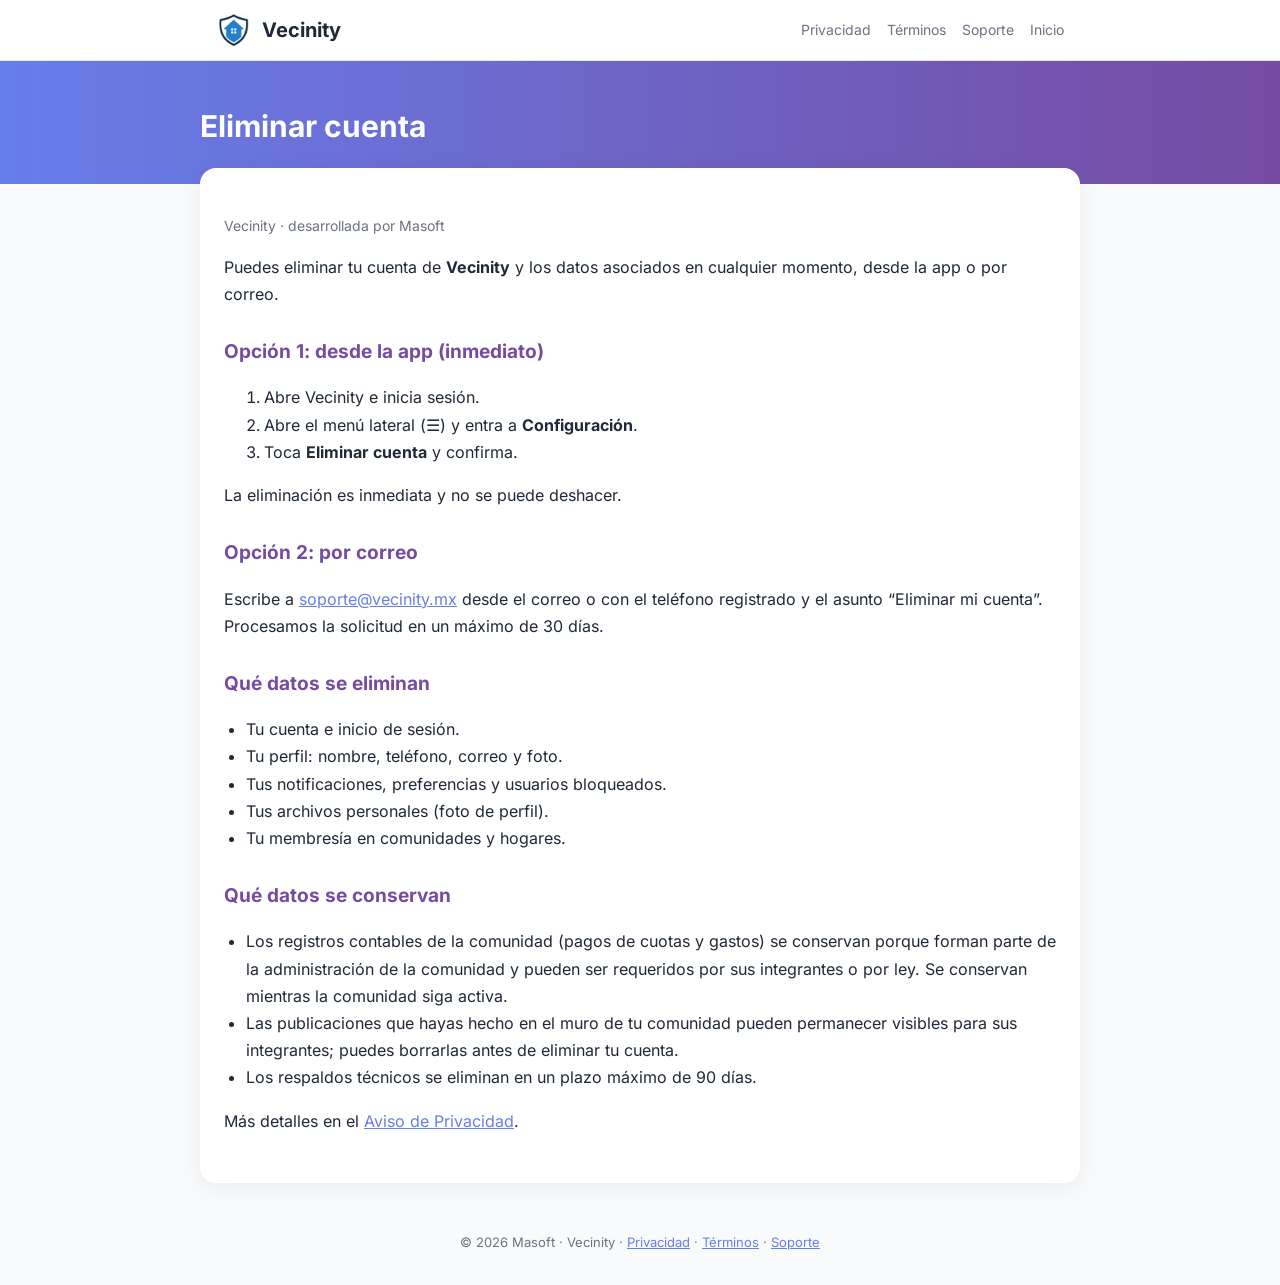
<file: eliminar-cuenta/index.html>
<!doctype html>
<html lang="es"><head>
<meta charset="utf-8"><meta name="viewport" content="width=device-width,initial-scale=1">
<title>Eliminar cuenta · Vecinity</title>
<meta name="description" content="Cómo eliminar tu cuenta de Vecinity y qué datos se eliminan o conservan.">
<link rel="canonical" href="https://vecinity.mx/eliminar-cuenta/">
<link rel="icon" href="/favicon.ico">
<link rel="apple-touch-icon" href="/assets/images/apple-touch-icon.png">
<style>
@font-face{font-family:Inter;font-weight:400;font-display:swap;src:url(/fonts/inter-400.ttf) format("truetype")}
@font-face{font-family:Inter;font-weight:700;font-display:swap;src:url(/fonts/inter-700.ttf) format("truetype")}
:root{--primary:#667EEA;--secondary:#764BA2;--fg:#1f2937;--muted:#6b7280;--line:#e5e7eb;--bg:#f9fafb}
*{box-sizing:border-box}
body{margin:0;background:var(--bg);color:var(--fg);font:16px/1.7 Inter,-apple-system,system-ui,sans-serif}
header{background:#fff;border-bottom:1px solid var(--line);position:sticky;top:0;z-index:10}
.bar{max-width:880px;margin:0 auto;padding:12px 16px;display:flex;align-items:center;justify-content:space-between;gap:12px;flex-wrap:wrap}
.brand{display:flex;align-items:center;gap:10px;text-decoration:none;color:var(--fg);font-weight:700;font-size:20px}
.brand img{width:36px;height:36px}
nav a{color:var(--muted);text-decoration:none;font-size:14px;margin-left:16px} nav a:hover{color:var(--primary)}
.hero{background:linear-gradient(90deg,var(--primary),var(--secondary));color:#fff;padding:40px 16px 32px}
.hero div{max-width:880px;margin:0 auto}
main{max-width:880px;margin:-16px auto 48px;background:#fff;border-radius:16px;box-shadow:0 4px 24px rgba(0,0,0,.06);padding:32px 24px}
main h1{display:none}
h2{font-size:19px;margin:28px 0 8px;color:var(--secondary)}
a{color:var(--primary)} ul{padding-left:22px} .muted{color:var(--muted);font-size:14px}
footer{text-align:center;color:var(--muted);font-size:13px;padding:0 16px 32px}
@media (max-width:600px){nav a{margin:0 12px 0 0} main{padding:24px 16px;border-radius:0;margin-top:0}}
</style></head>
<body>
<header><div class="bar"><a class="brand" href="/"><img src="/assets/images/logo-96.png" alt="" width="36" height="36">Vecinity</a><nav><a href="/privacidad/">Privacidad</a><a href="/terminos/">Términos</a><a href="/soporte/">Soporte</a><a href="/">Inicio</a></nav></div></header>
<section class="hero"><div><h1 style="margin:0;font-size:30px">Eliminar cuenta</h1></div></section>
<main><h1>Eliminar tu cuenta de Vecinity</h1><p class="muted">Vecinity · desarrollada por Masoft</p>
<p>Puedes eliminar tu cuenta de <strong>Vecinity</strong> y los datos asociados en cualquier momento, desde la app o por correo.</p>
<h2>Opción 1: desde la app (inmediato)</h2>
<ol>
<li>Abre Vecinity e inicia sesión.</li>
<li>Abre el menú lateral (☰) y entra a <strong>Configuración</strong>.</li>
<li>Toca <strong>Eliminar cuenta</strong> y confirma.</li>
</ol>
<p>La eliminación es inmediata y no se puede deshacer.</p>
<h2>Opción 2: por correo</h2>
<p>Escribe a <a href="mailto:soporte@vecinity.mx?subject=Eliminar%20mi%20cuenta%20de%20Vecinity">soporte@vecinity.mx</a> desde el correo o con el teléfono registrado y el asunto “Eliminar mi cuenta”. Procesamos la solicitud en un máximo de 30 días.</p>
<h2>Qué datos se eliminan</h2>
<ul>
<li>Tu cuenta e inicio de sesión.</li>
<li>Tu perfil: nombre, teléfono, correo y foto.</li>
<li>Tus notificaciones, preferencias y usuarios bloqueados.</li>
<li>Tus archivos personales (foto de perfil).</li>
<li>Tu membresía en comunidades y hogares.</li>
</ul>
<h2>Qué datos se conservan</h2>
<ul>
<li>Los registros contables de la comunidad (pagos de cuotas y gastos) se conservan porque forman parte de la administración de la comunidad y pueden ser requeridos por sus integrantes o por ley. Se conservan mientras la comunidad siga activa.</li>
<li>Las publicaciones que hayas hecho en el muro de tu comunidad pueden permanecer visibles para sus integrantes; puedes borrarlas antes de eliminar tu cuenta.</li>
<li>Los respaldos técnicos se eliminan en un plazo máximo de 90 días.</li>
</ul>
<p>Más detalles en el <a href="/privacidad/">Aviso de Privacidad</a>.</p></main>
<footer>© 2026 Masoft · Vecinity · <a href="/privacidad/">Privacidad</a> · <a href="/terminos/">Términos</a> · <a href="/soporte/">Soporte</a></footer>
</body></html>
</file>
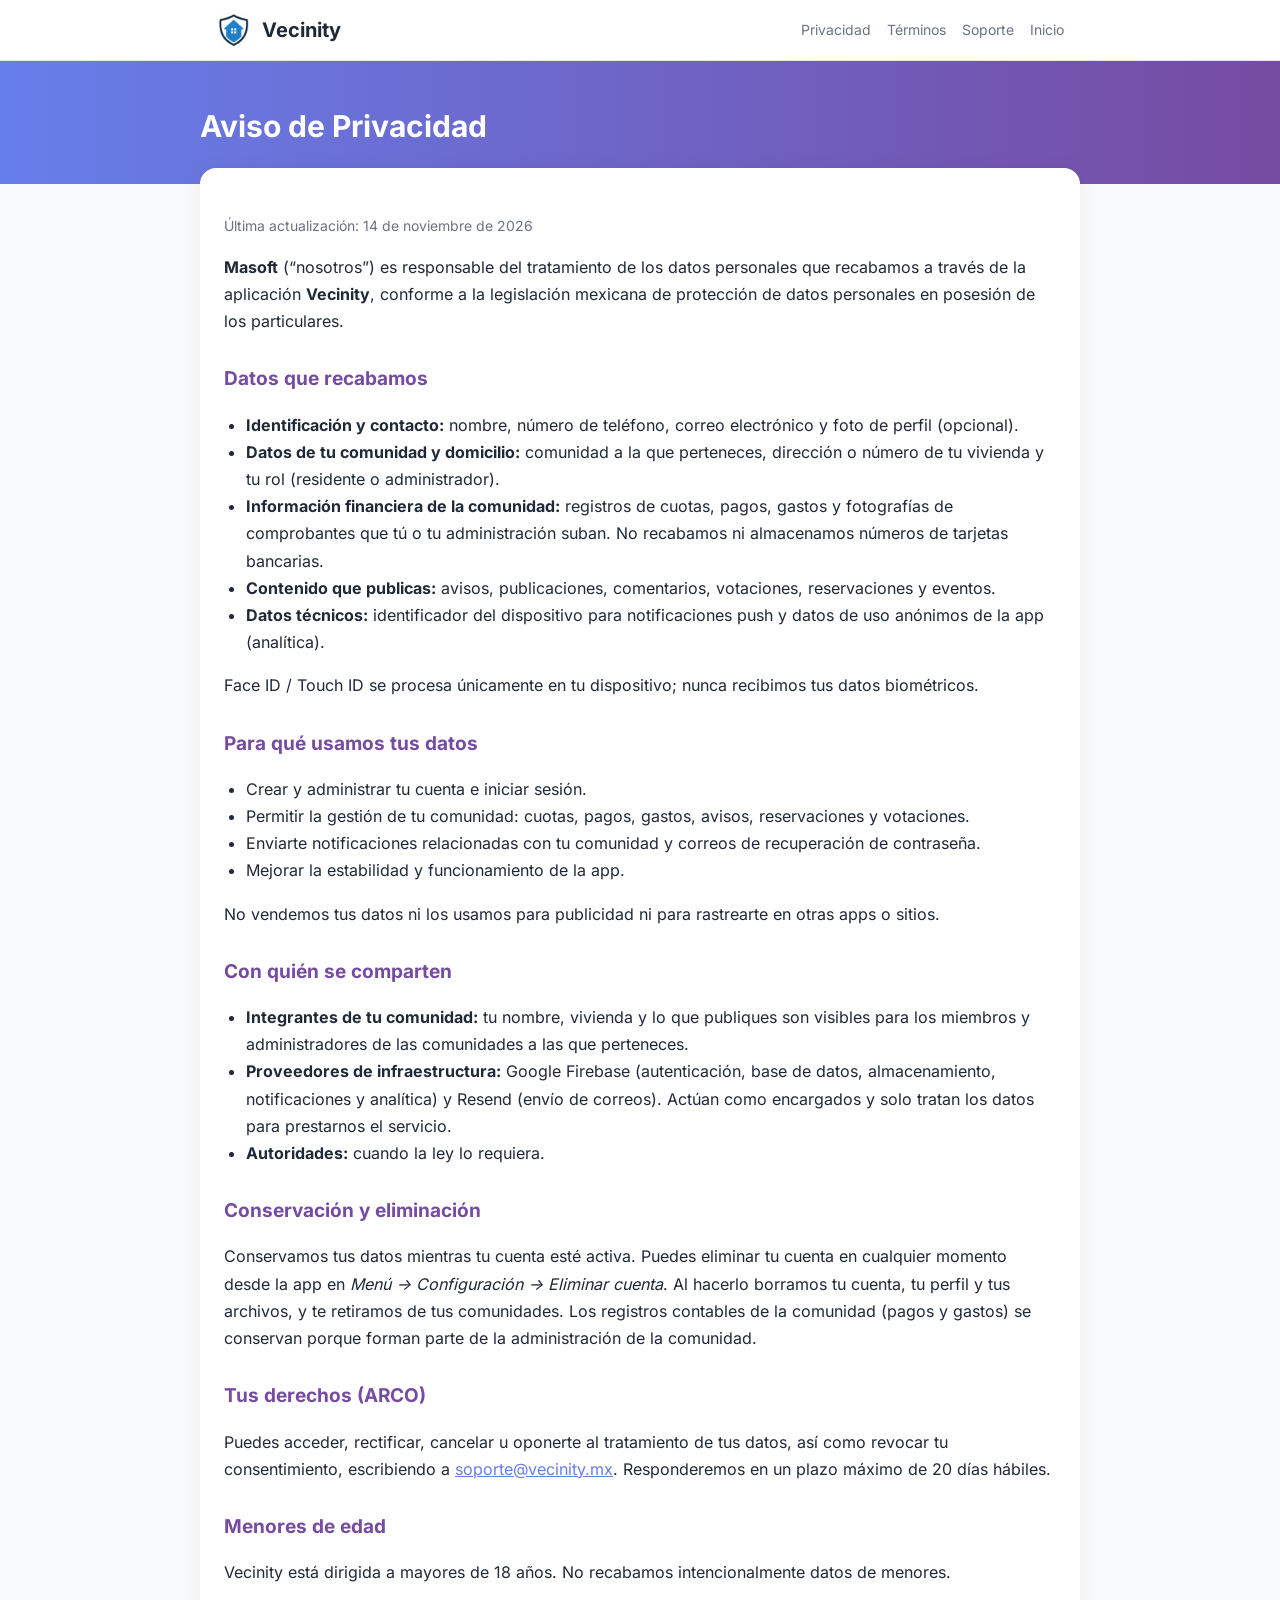
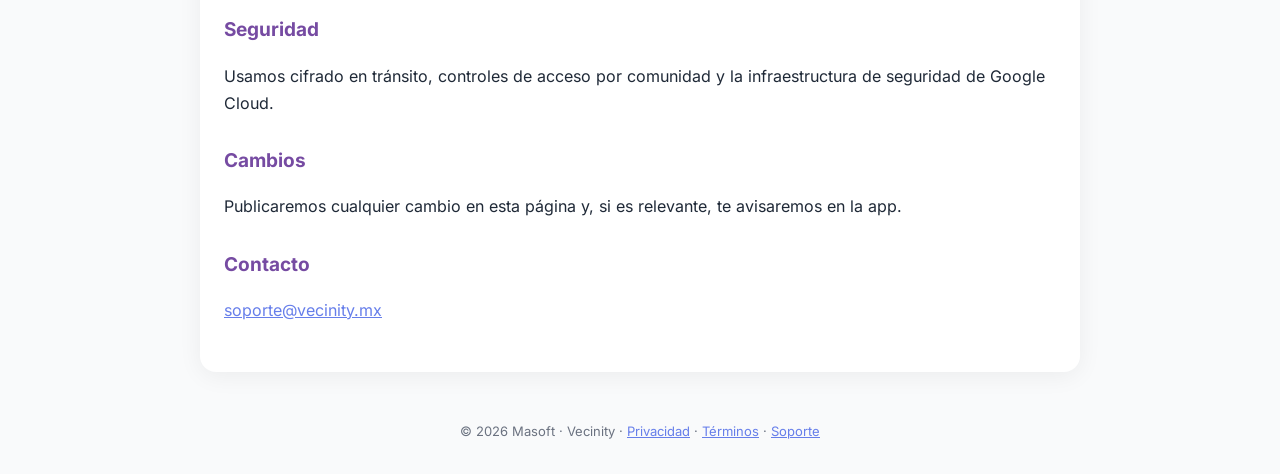
<file: privacidad/index.html>
<!doctype html>
<html lang="es"><head>
<meta charset="utf-8"><meta name="viewport" content="width=device-width,initial-scale=1">
<title>Aviso de Privacidad · Vecinity</title>
<meta name="description" content="Cómo Masoft protege y trata tus datos personales en Vecinity.">
<link rel="canonical" href="https://vecinity.mx/privacidad/">
<link rel="icon" href="/favicon.ico">
<link rel="apple-touch-icon" href="/assets/images/apple-touch-icon.png">
<style>
@font-face{font-family:Inter;font-weight:400;font-display:swap;src:url(/fonts/inter-400.ttf) format("truetype")}
@font-face{font-family:Inter;font-weight:700;font-display:swap;src:url(/fonts/inter-700.ttf) format("truetype")}
:root{--primary:#667EEA;--secondary:#764BA2;--fg:#1f2937;--muted:#6b7280;--line:#e5e7eb;--bg:#f9fafb}
*{box-sizing:border-box}
body{margin:0;background:var(--bg);color:var(--fg);font:16px/1.7 Inter,-apple-system,system-ui,sans-serif}
header{background:#fff;border-bottom:1px solid var(--line);position:sticky;top:0;z-index:10}
.bar{max-width:880px;margin:0 auto;padding:12px 16px;display:flex;align-items:center;justify-content:space-between;gap:12px;flex-wrap:wrap}
.brand{display:flex;align-items:center;gap:10px;text-decoration:none;color:var(--fg);font-weight:700;font-size:20px}
.brand img{width:36px;height:36px}
nav a{color:var(--muted);text-decoration:none;font-size:14px;margin-left:16px} nav a:hover{color:var(--primary)}
.hero{background:linear-gradient(90deg,var(--primary),var(--secondary));color:#fff;padding:40px 16px 32px}
.hero div{max-width:880px;margin:0 auto}
main{max-width:880px;margin:-16px auto 48px;background:#fff;border-radius:16px;box-shadow:0 4px 24px rgba(0,0,0,.06);padding:32px 24px}
main h1{display:none}
h2{font-size:19px;margin:28px 0 8px;color:var(--secondary)}
a{color:var(--primary)} ul{padding-left:22px} .muted{color:var(--muted);font-size:14px}
footer{text-align:center;color:var(--muted);font-size:13px;padding:0 16px 32px}
@media (max-width:600px){nav a{margin:0 12px 0 0} main{padding:24px 16px;border-radius:0;margin-top:0}}
</style></head>
<body>
<header><div class="bar"><a class="brand" href="/"><img src="/assets/images/logo-96.png" alt="" width="36" height="36">Vecinity</a><nav><a href="/privacidad/">Privacidad</a><a href="/terminos/">Términos</a><a href="/soporte/">Soporte</a><a href="/">Inicio</a></nav></div></header>
<section class="hero"><div><h1 style="margin:0;font-size:30px">Aviso de Privacidad</h1></div></section>
<main><h1>Aviso de Privacidad</h1><p class="muted">Última actualización: 14 de noviembre de 2026</p>
<p><strong>Masoft</strong> (“nosotros”) es responsable del tratamiento de los datos personales que recabamos a través de la aplicación <strong>Vecinity</strong>, conforme a la legislación mexicana de protección de datos personales en posesión de los particulares.</p>
<h2>Datos que recabamos</h2>
<ul>
<li><strong>Identificación y contacto:</strong> nombre, número de teléfono, correo electrónico y foto de perfil (opcional).</li>
<li><strong>Datos de tu comunidad y domicilio:</strong> comunidad a la que perteneces, dirección o número de tu vivienda y tu rol (residente o administrador).</li>
<li><strong>Información financiera de la comunidad:</strong> registros de cuotas, pagos, gastos y fotografías de comprobantes que tú o tu administración suban. No recabamos ni almacenamos números de tarjetas bancarias.</li>
<li><strong>Contenido que publicas:</strong> avisos, publicaciones, comentarios, votaciones, reservaciones y eventos.</li>
<li><strong>Datos técnicos:</strong> identificador del dispositivo para notificaciones push y datos de uso anónimos de la app (analítica).</li>
</ul>
<p>Face ID / Touch ID se procesa únicamente en tu dispositivo; nunca recibimos tus datos biométricos.</p>
<h2>Para qué usamos tus datos</h2>
<ul>
<li>Crear y administrar tu cuenta e iniciar sesión.</li>
<li>Permitir la gestión de tu comunidad: cuotas, pagos, gastos, avisos, reservaciones y votaciones.</li>
<li>Enviarte notificaciones relacionadas con tu comunidad y correos de recuperación de contraseña.</li>
<li>Mejorar la estabilidad y funcionamiento de la app.</li>
</ul>
<p>No vendemos tus datos ni los usamos para publicidad ni para rastrearte en otras apps o sitios.</p>
<h2>Con quién se comparten</h2>
<ul>
<li><strong>Integrantes de tu comunidad:</strong> tu nombre, vivienda y lo que publiques son visibles para los miembros y administradores de las comunidades a las que perteneces.</li>
<li><strong>Proveedores de infraestructura:</strong> Google Firebase (autenticación, base de datos, almacenamiento, notificaciones y analítica) y Resend (envío de correos). Actúan como encargados y solo tratan los datos para prestarnos el servicio.</li>
<li><strong>Autoridades:</strong> cuando la ley lo requiera.</li>
</ul>
<h2>Conservación y eliminación</h2>
<p>Conservamos tus datos mientras tu cuenta esté activa. Puedes eliminar tu cuenta en cualquier momento desde la app en <em>Menú → Configuración → Eliminar cuenta</em>. Al hacerlo borramos tu cuenta, tu perfil y tus archivos, y te retiramos de tus comunidades. Los registros contables de la comunidad (pagos y gastos) se conservan porque forman parte de la administración de la comunidad.</p>
<h2>Tus derechos (ARCO)</h2>
<p>Puedes acceder, rectificar, cancelar u oponerte al tratamiento de tus datos, así como revocar tu consentimiento, escribiendo a <a href="mailto:soporte@vecinity.mx">soporte@vecinity.mx</a>. Responderemos en un plazo máximo de 20 días hábiles.</p>
<h2>Menores de edad</h2>
<p>Vecinity está dirigida a mayores de 18 años. No recabamos intencionalmente datos de menores.</p>
<h2>Seguridad</h2>
<p>Usamos cifrado en tránsito, controles de acceso por comunidad y la infraestructura de seguridad de Google Cloud.</p>
<h2>Cambios</h2>
<p>Publicaremos cualquier cambio en esta página y, si es relevante, te avisaremos en la app.</p>
<h2>Contacto</h2><p><a href="mailto:soporte@vecinity.mx">soporte@vecinity.mx</a></p></main>
<footer>© 2026 Masoft · Vecinity · <a href="/privacidad/">Privacidad</a> · <a href="/terminos/">Términos</a> · <a href="/soporte/">Soporte</a></footer>
</body></html>
</file>
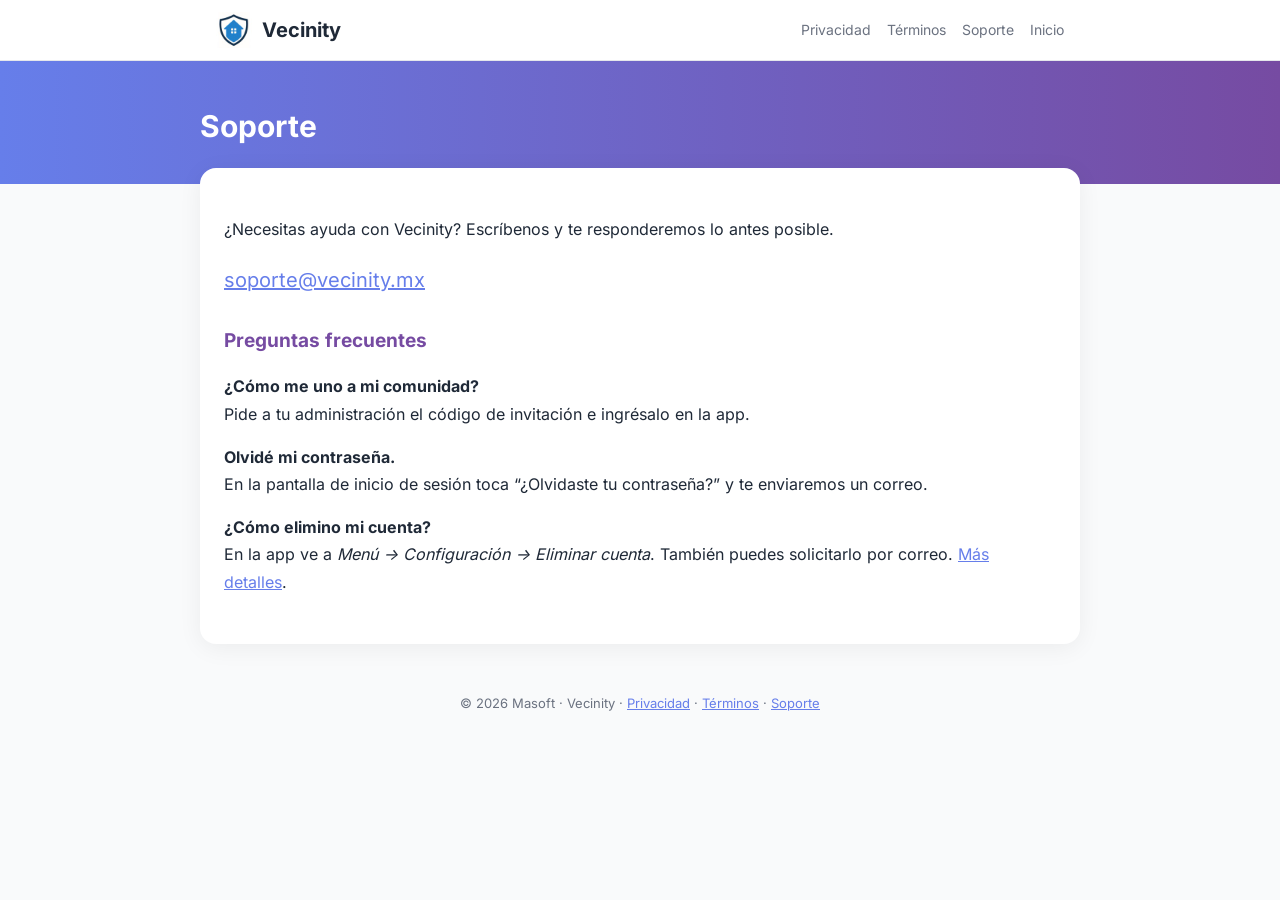
<file: soporte/index.html>
<!doctype html>
<html lang="es"><head>
<meta charset="utf-8"><meta name="viewport" content="width=device-width,initial-scale=1">
<title>Soporte · Vecinity</title>
<meta name="description" content="Ayuda y contacto para usuarios de la app Vecinity.">
<link rel="canonical" href="https://vecinity.mx/soporte/">
<link rel="icon" href="/favicon.ico">
<link rel="apple-touch-icon" href="/assets/images/apple-touch-icon.png">
<style>
@font-face{font-family:Inter;font-weight:400;font-display:swap;src:url(/fonts/inter-400.ttf) format("truetype")}
@font-face{font-family:Inter;font-weight:700;font-display:swap;src:url(/fonts/inter-700.ttf) format("truetype")}
:root{--primary:#667EEA;--secondary:#764BA2;--fg:#1f2937;--muted:#6b7280;--line:#e5e7eb;--bg:#f9fafb}
*{box-sizing:border-box}
body{margin:0;background:var(--bg);color:var(--fg);font:16px/1.7 Inter,-apple-system,system-ui,sans-serif}
header{background:#fff;border-bottom:1px solid var(--line);position:sticky;top:0;z-index:10}
.bar{max-width:880px;margin:0 auto;padding:12px 16px;display:flex;align-items:center;justify-content:space-between;gap:12px;flex-wrap:wrap}
.brand{display:flex;align-items:center;gap:10px;text-decoration:none;color:var(--fg);font-weight:700;font-size:20px}
.brand img{width:36px;height:36px}
nav a{color:var(--muted);text-decoration:none;font-size:14px;margin-left:16px} nav a:hover{color:var(--primary)}
.hero{background:linear-gradient(90deg,var(--primary),var(--secondary));color:#fff;padding:40px 16px 32px}
.hero div{max-width:880px;margin:0 auto}
main{max-width:880px;margin:-16px auto 48px;background:#fff;border-radius:16px;box-shadow:0 4px 24px rgba(0,0,0,.06);padding:32px 24px}
main h1{display:none}
h2{font-size:19px;margin:28px 0 8px;color:var(--secondary)}
a{color:var(--primary)} ul{padding-left:22px} .muted{color:var(--muted);font-size:14px}
footer{text-align:center;color:var(--muted);font-size:13px;padding:0 16px 32px}
@media (max-width:600px){nav a{margin:0 12px 0 0} main{padding:24px 16px;border-radius:0;margin-top:0}}
</style></head>
<body>
<header><div class="bar"><a class="brand" href="/"><img src="/assets/images/logo-96.png" alt="" width="36" height="36">Vecinity</a><nav><a href="/privacidad/">Privacidad</a><a href="/terminos/">Términos</a><a href="/soporte/">Soporte</a><a href="/">Inicio</a></nav></div></header>
<section class="hero"><div><h1 style="margin:0;font-size:30px">Soporte</h1></div></section>
<main><h1>Soporte</h1><p>¿Necesitas ayuda con Vecinity? Escríbenos y te responderemos lo antes posible.</p>
<p style="font-size:20px"><a href="mailto:soporte@vecinity.mx">soporte@vecinity.mx</a></p>
<h2>Preguntas frecuentes</h2>
<p><strong>¿Cómo me uno a mi comunidad?</strong><br>Pide a tu administración el código de invitación e ingrésalo en la app.</p>
<p><strong>Olvidé mi contraseña.</strong><br>En la pantalla de inicio de sesión toca “¿Olvidaste tu contraseña?” y te enviaremos un correo.</p>
<p><strong>¿Cómo elimino mi cuenta?</strong><br>En la app ve a <em>Menú → Configuración → Eliminar cuenta</em>. También puedes solicitarlo por correo. <a href="/eliminar-cuenta/">Más detalles</a>.</p></main>
<footer>© 2026 Masoft · Vecinity · <a href="/privacidad/">Privacidad</a> · <a href="/terminos/">Términos</a> · <a href="/soporte/">Soporte</a></footer>
</body></html>
</file>
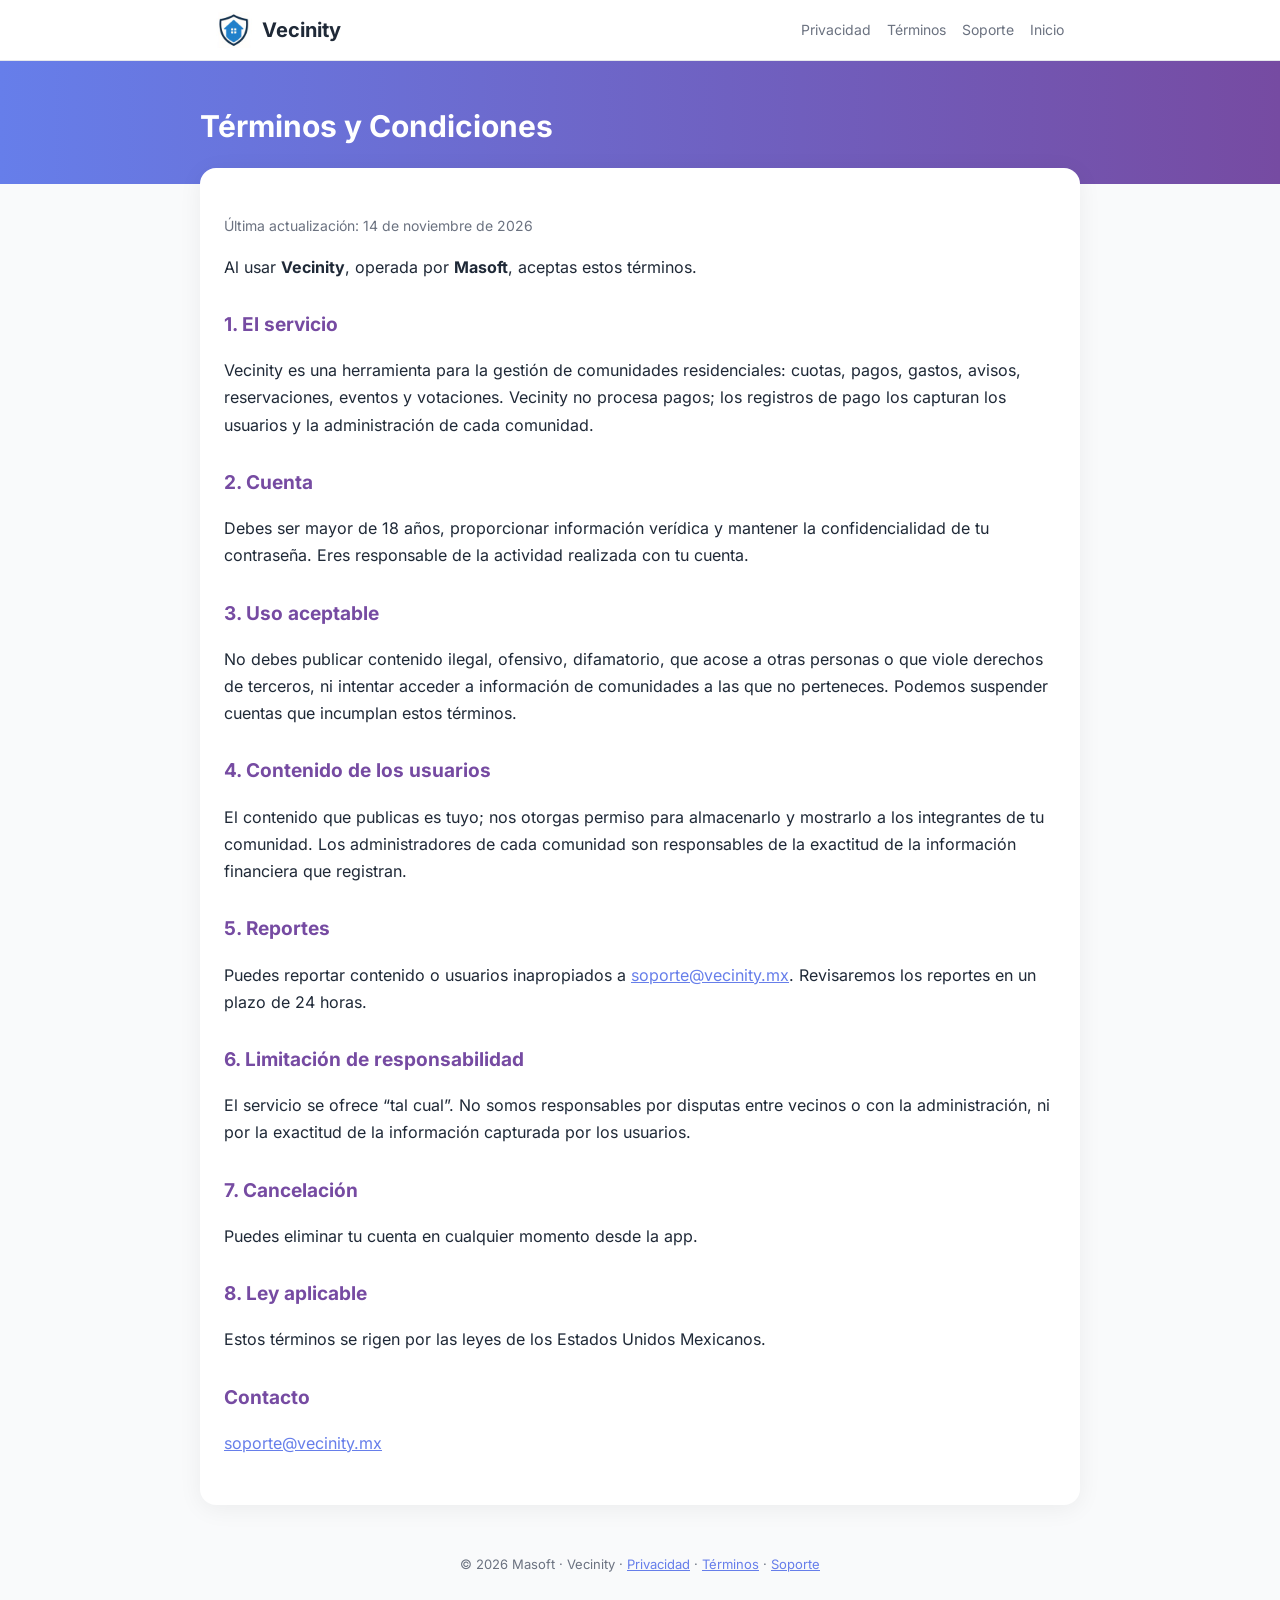
<file: terminos/index.html>
<!doctype html>
<html lang="es"><head>
<meta charset="utf-8"><meta name="viewport" content="width=device-width,initial-scale=1">
<title>Términos y Condiciones · Vecinity</title>
<meta name="description" content="Términos y condiciones de uso de la app Vecinity.">
<link rel="canonical" href="https://vecinity.mx/terminos/">
<link rel="icon" href="/favicon.ico">
<link rel="apple-touch-icon" href="/assets/images/apple-touch-icon.png">
<style>
@font-face{font-family:Inter;font-weight:400;font-display:swap;src:url(/fonts/inter-400.ttf) format("truetype")}
@font-face{font-family:Inter;font-weight:700;font-display:swap;src:url(/fonts/inter-700.ttf) format("truetype")}
:root{--primary:#667EEA;--secondary:#764BA2;--fg:#1f2937;--muted:#6b7280;--line:#e5e7eb;--bg:#f9fafb}
*{box-sizing:border-box}
body{margin:0;background:var(--bg);color:var(--fg);font:16px/1.7 Inter,-apple-system,system-ui,sans-serif}
header{background:#fff;border-bottom:1px solid var(--line);position:sticky;top:0;z-index:10}
.bar{max-width:880px;margin:0 auto;padding:12px 16px;display:flex;align-items:center;justify-content:space-between;gap:12px;flex-wrap:wrap}
.brand{display:flex;align-items:center;gap:10px;text-decoration:none;color:var(--fg);font-weight:700;font-size:20px}
.brand img{width:36px;height:36px}
nav a{color:var(--muted);text-decoration:none;font-size:14px;margin-left:16px} nav a:hover{color:var(--primary)}
.hero{background:linear-gradient(90deg,var(--primary),var(--secondary));color:#fff;padding:40px 16px 32px}
.hero div{max-width:880px;margin:0 auto}
main{max-width:880px;margin:-16px auto 48px;background:#fff;border-radius:16px;box-shadow:0 4px 24px rgba(0,0,0,.06);padding:32px 24px}
main h1{display:none}
h2{font-size:19px;margin:28px 0 8px;color:var(--secondary)}
a{color:var(--primary)} ul{padding-left:22px} .muted{color:var(--muted);font-size:14px}
footer{text-align:center;color:var(--muted);font-size:13px;padding:0 16px 32px}
@media (max-width:600px){nav a{margin:0 12px 0 0} main{padding:24px 16px;border-radius:0;margin-top:0}}
</style></head>
<body>
<header><div class="bar"><a class="brand" href="/"><img src="/assets/images/logo-96.png" alt="" width="36" height="36">Vecinity</a><nav><a href="/privacidad/">Privacidad</a><a href="/terminos/">Términos</a><a href="/soporte/">Soporte</a><a href="/">Inicio</a></nav></div></header>
<section class="hero"><div><h1 style="margin:0;font-size:30px">Términos y Condiciones</h1></div></section>
<main><h1>Términos y Condiciones</h1><p class="muted">Última actualización: 14 de noviembre de 2026</p>
<p>Al usar <strong>Vecinity</strong>, operada por <strong>Masoft</strong>, aceptas estos términos.</p>
<h2>1. El servicio</h2><p>Vecinity es una herramienta para la gestión de comunidades residenciales: cuotas, pagos, gastos, avisos, reservaciones, eventos y votaciones. Vecinity no procesa pagos; los registros de pago los capturan los usuarios y la administración de cada comunidad.</p>
<h2>2. Cuenta</h2><p>Debes ser mayor de 18 años, proporcionar información verídica y mantener la confidencialidad de tu contraseña. Eres responsable de la actividad realizada con tu cuenta.</p>
<h2>3. Uso aceptable</h2><p>No debes publicar contenido ilegal, ofensivo, difamatorio, que acose a otras personas o que viole derechos de terceros, ni intentar acceder a información de comunidades a las que no perteneces. Podemos suspender cuentas que incumplan estos términos.</p>
<h2>4. Contenido de los usuarios</h2><p>El contenido que publicas es tuyo; nos otorgas permiso para almacenarlo y mostrarlo a los integrantes de tu comunidad. Los administradores de cada comunidad son responsables de la exactitud de la información financiera que registran.</p>
<h2>5. Reportes</h2><p>Puedes reportar contenido o usuarios inapropiados a <a href="mailto:soporte@vecinity.mx">soporte@vecinity.mx</a>. Revisaremos los reportes en un plazo de 24 horas.</p>
<h2>6. Limitación de responsabilidad</h2><p>El servicio se ofrece “tal cual”. No somos responsables por disputas entre vecinos o con la administración, ni por la exactitud de la información capturada por los usuarios.</p>
<h2>7. Cancelación</h2><p>Puedes eliminar tu cuenta en cualquier momento desde la app.</p>
<h2>8. Ley aplicable</h2><p>Estos términos se rigen por las leyes de los Estados Unidos Mexicanos.</p>
<h2>Contacto</h2><p><a href="mailto:soporte@vecinity.mx">soporte@vecinity.mx</a></p></main>
<footer>© 2026 Masoft · Vecinity · <a href="/privacidad/">Privacidad</a> · <a href="/terminos/">Términos</a> · <a href="/soporte/">Soporte</a></footer>
</body></html>
</file>
<file: styles.min.css>
/* Vecinity Landing - Optimized CSS */
html{scroll-behavior:smooth}
::-webkit-scrollbar{width:10px}
::-webkit-scrollbar-track{background:#f1f1f1}
::-webkit-scrollbar-thumb{background:linear-gradient(to bottom,#667EEA,#764BA2);border-radius:5px}
::-webkit-scrollbar-thumb:hover{background:linear-gradient(to bottom,#5568D3,#653A8B)}
@keyframes fadeInUp{from{opacity:0;transform:translateY(30px)}to{opacity:1;transform:translateY(0)}}
@keyframes slideInRight{from{transform:translateX(400px);opacity:0}to{transform:translateX(0);opacity:1}}
@keyframes slideDown{from{opacity:0;transform:translateY(-10px)}to{opacity:1;transform:translateY(0)}}
@keyframes spin{0%{transform:rotate(0deg)}100%{transform:rotate(360deg)}}
.card-hover{transition:all .3s ease}
.card-hover:hover{transform:translateY(-10px);box-shadow:0 20px 40px rgba(0,0,0,.1)}
.navbar-scrolled{background-color:rgba(255,255,255,.98);backdrop-filter:blur(10px);box-shadow:0 2px 20px rgba(0,0,0,.1)}
section{position:relative;overflow:hidden}
.faq-content{max-height:0;overflow:hidden;transition:max-height .3s ease-out}
.faq-content.active{max-height:500px;transition:max-height .5s ease-in}
.faq-button i{transition:transform .3s ease}
.faq-button.active i{transform:rotate(180deg)}
.form-input{transition:all .3s ease}
.form-input:focus{border-color:#667EEA;box-shadow:0 0 0 3px rgba(102,126,234,.1)}
.toast{position:fixed;bottom:30px;right:30px;padding:16px 24px;border-radius:12px;box-shadow:0 10px 40px rgba(0,0,0,.2);z-index:1000;animation:slideInRight .5s ease;max-width:400px}
.toast.success{background:linear-gradient(135deg,#4CAF50,#45B049);color:white}
.toast.error{background:linear-gradient(135deg,#f44336,#da190b);color:white}
.toast.info{background:linear-gradient(135deg,#2196F3,#0b7dda);color:white}
.spinner{border:3px solid rgba(102,126,234,.1);border-top:3px solid #667EEA;border-radius:50%;width:24px;height:24px;animation:spin 1s linear infinite;display:inline-block}
#mobile-menu{transition:all .3s ease-out}
#mobile-menu.hidden{display:none}
#mobile-menu:not(.hidden){display:block;animation:slideDown .3s ease-out}
.icon-box{width:64px;height:64px;border-radius:16px;display:flex;align-items:center;justify-content:center;font-size:28px;transition:all .3s ease}
.icon-box:hover{transform:rotate(5deg) scale(1.1)}
a:focus,button:focus,input:focus,textarea:focus,select:focus{outline:2px solid #667EEA;outline-offset:2px}
@media(max-width:768px){.toast{bottom:20px;right:20px;left:20px;max-width:none}section{padding:60px 0}}
@media print{nav,footer,#contacto{display:none}}
</file>
